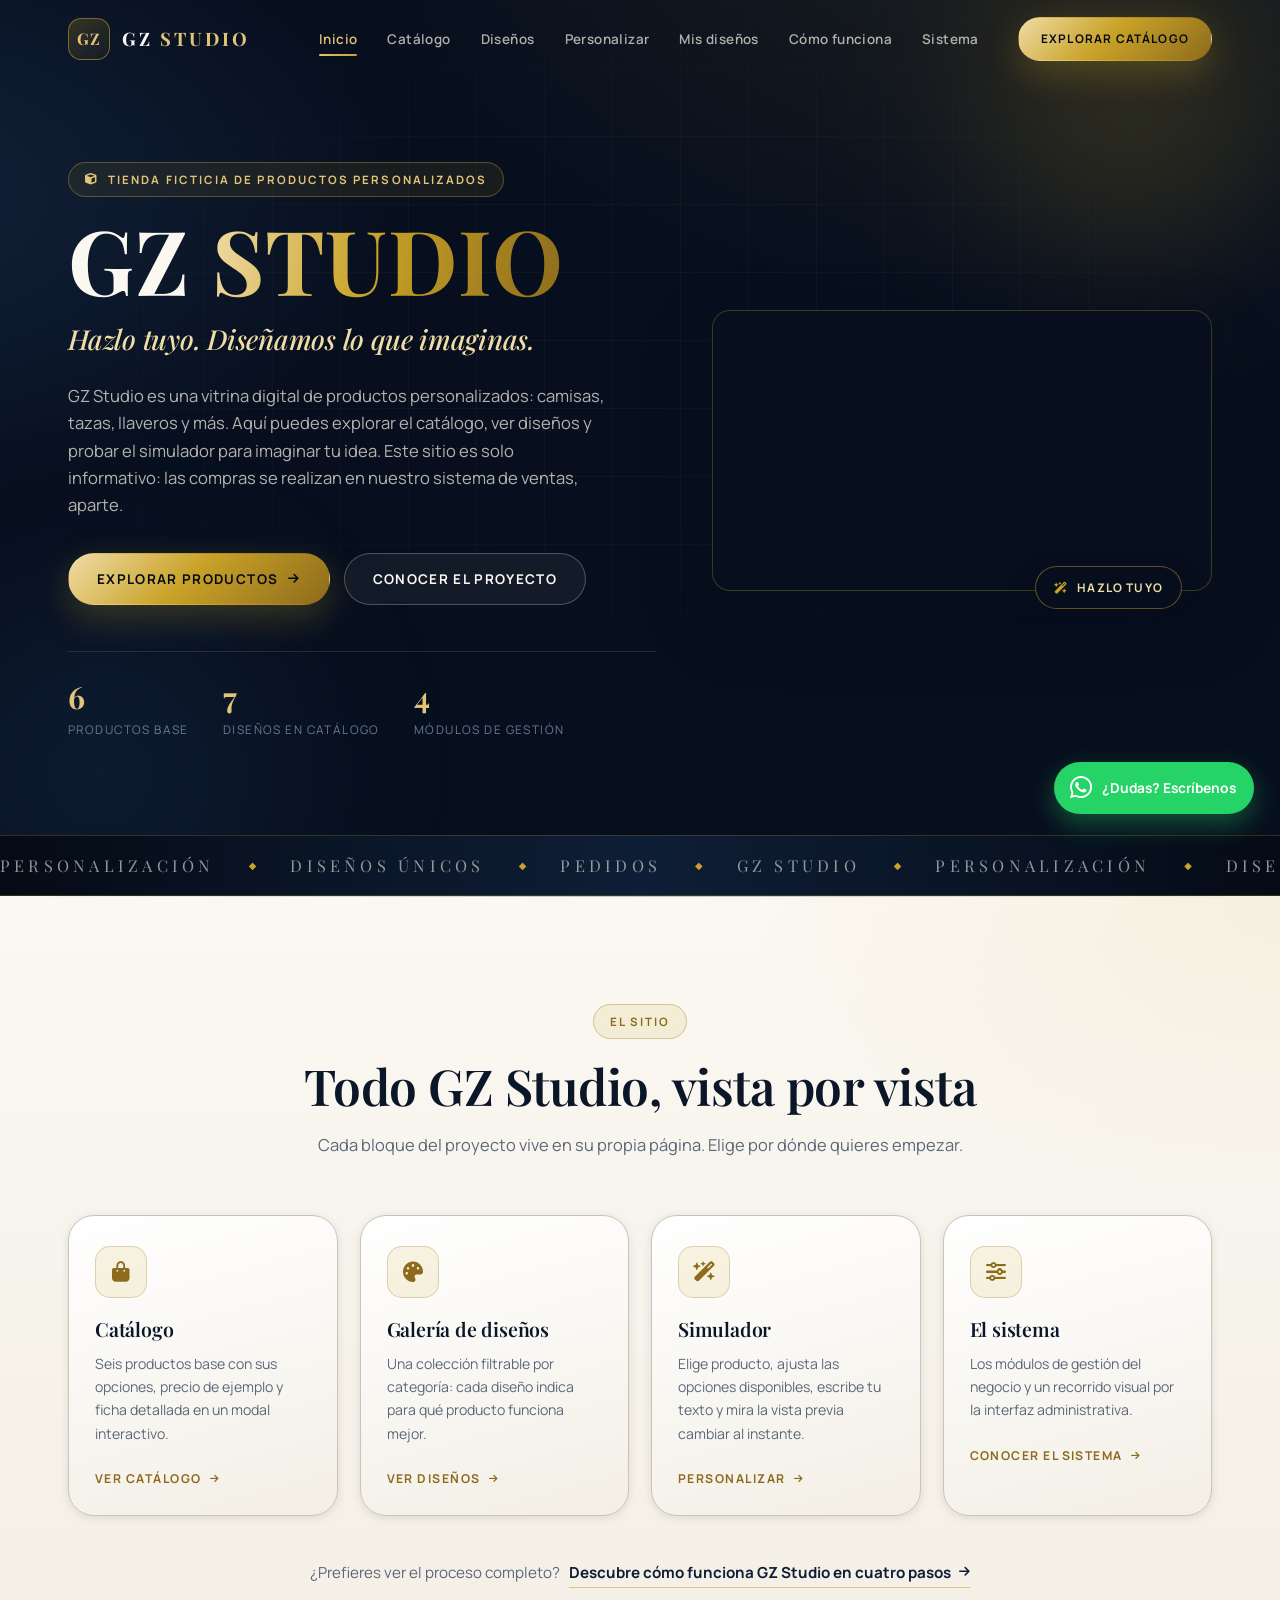
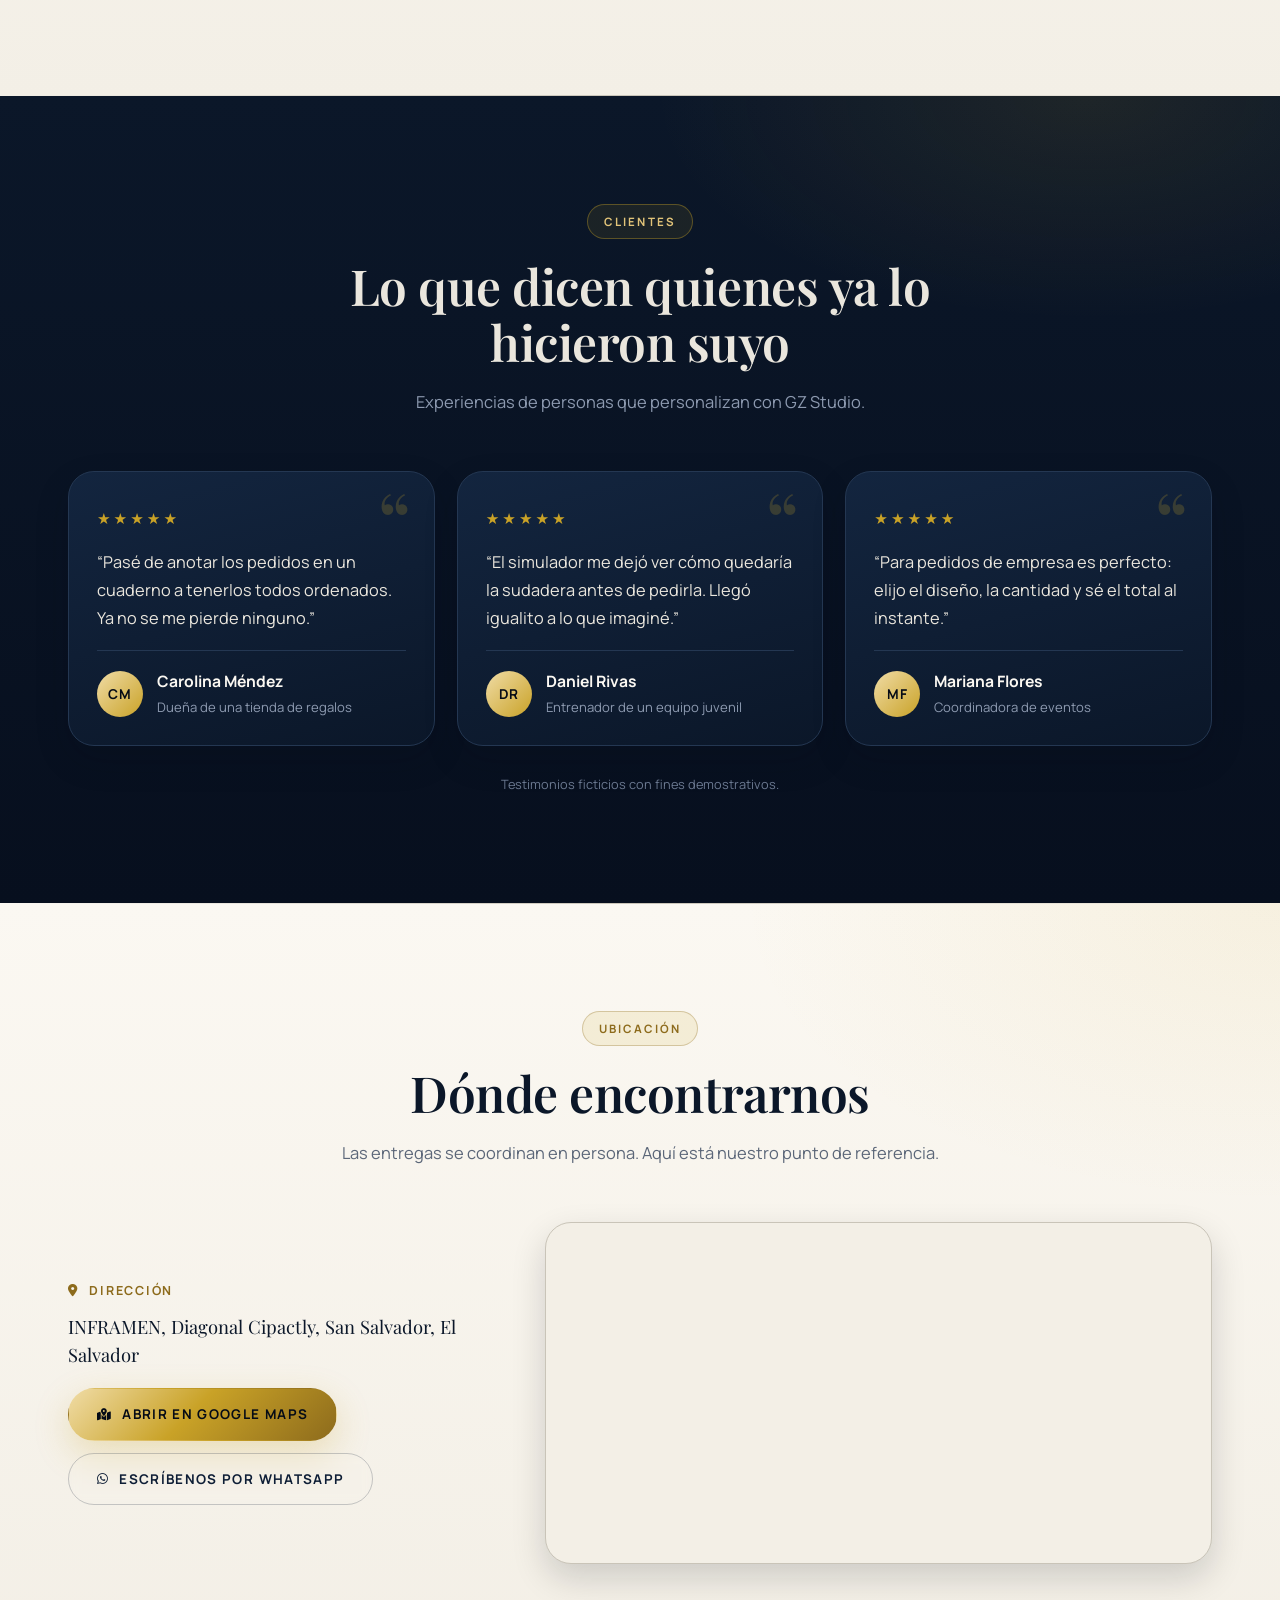
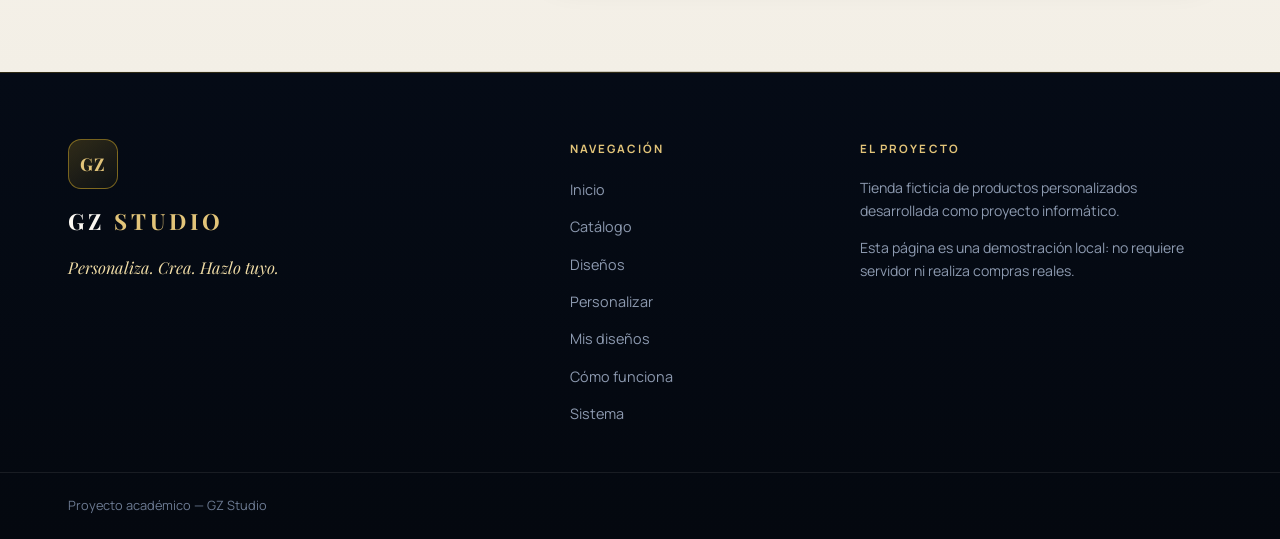
<file: index.html>
<!DOCTYPE html>
<html lang="es">
<head>
  <meta charset="UTF-8">
  <meta name="viewport" content="width=device-width, initial-scale=1">
  <title>GZ Studio — Productos personalizados | Hazlo tuyo</title>
  <meta name="description" content="GZ Studio es una tienda de productos personalizados: camisas, tazas, llaveros y más. Proyecto de software desarrollado en Python y MySQL.">
  <meta name="theme-color" content="#070f1e">

  <!-- Tipografías: si Google Fonts no carga, style.css usa las alternativas locales (Georgia / system-ui). -->
  <link rel="preconnect" href="https://fonts.googleapis.com">
  <link rel="preconnect" href="https://fonts.gstatic.com" crossorigin>
  <link href="https://fonts.googleapis.com/css2?family=Playfair+Display:wght@500;600;700&family=Manrope:wght@300;400;500;600;700&display=swap" rel="stylesheet">

  <!-- Iconos decorativos (CDN). Si no carga, la página sigue siendo 100% funcional: ningún control depende de estos iconos. -->
  <link rel="stylesheet" href="https://cdnjs.cloudflare.com/ajax/libs/font-awesome/6.5.2/css/all.min.css" referrerpolicy="no-referrer">

  <link rel="stylesheet" href="style.css">

  <!-- Favicon en línea (no requiere archivo externo). -->
  <link rel="icon" href="data:image/svg+xml,%3Csvg xmlns='http://www.w3.org/2000/svg' viewBox='0 0 64 64'%3E%3Crect width='64' height='64' rx='14' fill='%230b1729'/%3E%3Ctext x='32' y='43' font-family='Georgia,serif' font-size='30' fill='%23c9a227' text-anchor='middle'%3EGZ%3C/text%3E%3C/svg%3E">
</head>

<body>
  <a class="skip-link" href="#contenido">Saltar al contenido principal</a>

  <!-- ============================================================
       HEADER / NAVEGACIÓN (idéntico en todas las páginas)
       ============================================================ -->
  <header class="site-header" id="siteHeader">
    <div class="container header-inner">
      <a href="index.html" class="brand" aria-label="GZ Studio, ir al inicio">
        <span class="brand-mark" aria-hidden="true">GZ</span>
        <span class="brand-text">GZ <em>Studio</em></span>
      </a>

      <nav class="nav" id="navPrincipal" aria-label="Navegación principal">
        <ul class="nav-list">
          <li><a class="nav-link" href="index.html">Inicio</a></li>
          <li><a class="nav-link" href="catalogo.html">Catálogo</a></li>
          <li><a class="nav-link" href="disenos.html">Diseños</a></li>
          <li><a class="nav-link" href="personalizar.html">Personalizar</a></li>
          <li><a class="nav-link" href="mis-disenos.html">Mis diseños<span class="nav-count" data-mis-count hidden></span></a></li>
          <li><a class="nav-link" href="como-funciona.html">Cómo funciona</a></li>
          <li><a class="nav-link" href="sistema.html">Sistema</a></li>
        </ul>
        <a href="catalogo.html" class="btn btn-gold nav-cta">Explorar catálogo</a>
      </nav>

      <button class="burger" id="btnMenu" type="button" aria-label="Abrir menú de navegación" aria-expanded="false" aria-controls="navPrincipal">
        <span></span><span></span><span></span>
      </button>
    </div>
  </header>
  <div class="nav-backdrop" id="navBackdrop" hidden></div>

  <main id="contenido">

    <!-- ============================================================
         1. HERO
         ============================================================ -->
    <section class="hero section" aria-labelledby="heroTitle">
      <div class="hero-bg" aria-hidden="true">
        <span class="orb orb-1"></span>
        <span class="orb orb-2"></span>
        <span class="grid-lines"></span>
      </div>

      <div class="container hero-inner">
        <div class="hero-copy">
          <p class="eyebrow reveal"><i class="fa-solid fa-cube" aria-hidden="true"></i> Tienda ficticia de productos personalizados</p>

          <h1 class="hero-title reveal" id="heroTitle">
            <span class="hero-brand">GZ <em>Studio</em></span>
            <span class="hero-phrase">Hazlo tuyo. Diseñamos lo que imaginas.</span>
          </h1>

          <p class="hero-text reveal">
            GZ Studio es una vitrina digital de productos personalizados: camisas, tazas, llaveros y más. Aquí puedes explorar el catálogo, ver diseños y probar el simulador para imaginar tu idea. Este sitio es solo informativo: las compras se realizan en nuestro sistema de ventas, aparte.
          </p>

          <div class="hero-actions reveal">
            <a href="catalogo.html" class="btn btn-gold">Explorar productos <i class="fa-solid fa-arrow-right" aria-hidden="true"></i></a>
            <a href="sistema.html" class="btn btn-ghost">Conocer el proyecto</a>
          </div>

          <ul class="hero-stats reveal">
            <li><strong>6</strong><span>productos base</span></li>
            <li><strong>7</strong><span>diseños en catálogo</span></li>
            <li><strong>4</strong><span>módulos de gestión</span></li>
          </ul>
        </div>

        <!-- VIDEO DEL HERO: archivo en assets/video/GZ_Studio.mp4 -->
        <div class="hero-visual hero-visual-video reveal">
          <span class="hero-ring hero-ring-1" aria-hidden="true"></span>
          <span class="hero-ring hero-ring-2" aria-hidden="true"></span>

          <figure class="hero-video">
            <video autoplay muted loop playsinline preload="auto"
                   aria-label="Video de presentación de GZ Studio: camisas personalizadas">
              <source src="assets/video/GZ_Studio.mp4" type="video/mp4">
              Tu navegador no puede reproducir este video.
            </video>
          </figure>

          <div class="hero-chip"><i class="fa-solid fa-wand-magic-sparkles" aria-hidden="true"></i> Hazlo tuyo</div>
        </div>
      </div>
    </section>

    <!-- Cinta decorativa -->
    <div class="ticker" aria-hidden="true">
      <div class="ticker-track">
        <span>Personalización</span><i>◆</i>
        <span>Diseños únicos</span><i>◆</i><span>Pedidos</span><i>◆</i><span>GZ Studio</span><i>◆</i>
        <span>Personalización</span><i>◆</i>
        <span>Diseños únicos</span><i>◆</i><span>Pedidos</span><i>◆</i><span>GZ Studio</span><i>◆</i>
      </div>
    </div>

    <!-- ============================================================
         2. ACCESOS A LAS VISTAS DEL SITIO
         ============================================================ -->
    <section class="section section-light" aria-labelledby="accesosTitle">
      <div class="container">
        <header class="section-head reveal">
          <p class="eyebrow">El sitio</p>
          <h2 class="section-title" id="accesosTitle">Todo GZ Studio, vista por vista</h2>
          <p class="section-sub">Cada bloque del proyecto vive en su propia página. Elige por dónde quieres empezar.</p>
        </header>

        <div class="quick-grid">
          <a class="quick-card reveal" href="catalogo.html">
            <span class="quick-icon"><i class="fa-solid fa-bag-shopping" aria-hidden="true"></i></span>
            <h3>Catálogo</h3>
            <p>Seis productos base con sus opciones, precio de ejemplo y ficha detallada en un modal interactivo.</p>
            <span class="quick-go">Ver catálogo <i class="fa-solid fa-arrow-right" aria-hidden="true"></i></span>
          </a>

          <a class="quick-card reveal" href="disenos.html">
            <span class="quick-icon"><i class="fa-solid fa-palette" aria-hidden="true"></i></span>
            <h3>Galería de diseños</h3>
            <p>Una colección filtrable por categoría: cada diseño indica para qué producto funciona mejor.</p>
            <span class="quick-go">Ver diseños <i class="fa-solid fa-arrow-right" aria-hidden="true"></i></span>
          </a>

          <a class="quick-card reveal" href="personalizar.html">
            <span class="quick-icon"><i class="fa-solid fa-wand-magic-sparkles" aria-hidden="true"></i></span>
            <h3>Simulador</h3>
            <p>Elige producto, ajusta las opciones disponibles, escribe tu texto y mira la vista previa cambiar al instante.</p>
            <span class="quick-go">Personalizar <i class="fa-solid fa-arrow-right" aria-hidden="true"></i></span>
          </a>

          <a class="quick-card reveal" href="sistema.html">
            <span class="quick-icon"><i class="fa-solid fa-sliders" aria-hidden="true"></i></span>
            <h3>El sistema</h3>
            <p>Los módulos de gestión del negocio y un recorrido visual por la interfaz administrativa.</p>
            <span class="quick-go">Conocer el sistema <i class="fa-solid fa-arrow-right" aria-hidden="true"></i></span>
          </a>
        </div>

        <p class="quick-alt reveal">
          ¿Prefieres ver el proceso completo?
          <a href="como-funciona.html">Descubre cómo funciona GZ Studio en cuatro pasos <i class="fa-solid fa-arrow-right" aria-hidden="true"></i></a>
        </p>
      </div>
    </section>

    <!-- ============================================================
         2.5 TESTIMONIOS
         ============================================================ -->
    <section class="section testimonios" aria-labelledby="testiTitle">
      <div class="container">
        <header class="section-head reveal">
          <p class="eyebrow">Clientes</p>
          <h2 class="section-title" id="testiTitle">Lo que dicen quienes ya lo hicieron suyo</h2>
          <p class="section-sub">Experiencias de personas que personalizan con GZ Studio.</p>
        </header>

        <div class="testi-grid">
          <figure class="testi reveal">
            <div class="testi-stars" role="img" aria-label="5 de 5 estrellas">★★★★★</div>
            <blockquote class="testi-quote">“Pasé de anotar los pedidos en un cuaderno a tenerlos todos ordenados. Ya no se me pierde ninguno.”</blockquote>
            <figcaption class="testi-author">
              <span class="testi-avatar" aria-hidden="true">CM</span>
              <span><strong>Carolina Méndez</strong><small>Dueña de una tienda de regalos</small></span>
            </figcaption>
          </figure>
          <figure class="testi reveal">
            <div class="testi-stars" role="img" aria-label="5 de 5 estrellas">★★★★★</div>
            <blockquote class="testi-quote">“El simulador me dejó ver cómo quedaría la sudadera antes de pedirla. Llegó igualito a lo que imaginé.”</blockquote>
            <figcaption class="testi-author">
              <span class="testi-avatar" aria-hidden="true">DR</span>
              <span><strong>Daniel Rivas</strong><small>Entrenador de un equipo juvenil</small></span>
            </figcaption>
          </figure>
          <figure class="testi reveal">
            <div class="testi-stars" role="img" aria-label="5 de 5 estrellas">★★★★★</div>
            <blockquote class="testi-quote">“Para pedidos de empresa es perfecto: elijo el diseño, la cantidad y sé el total al instante.”</blockquote>
            <figcaption class="testi-author">
              <span class="testi-avatar" aria-hidden="true">MF</span>
              <span><strong>Mariana Flores</strong><small>Coordinadora de eventos</small></span>
            </figcaption>
          </figure>
        </div>
        <p class="testi-nota reveal">Testimonios ficticios con fines demostrativos.</p>
      </div>
    </section>

    <!-- ============================================================
         2b. UBICACIÓN (se muestra cuando hay dirección en script.js → CONTACTO)
         ============================================================ -->
    <section class="section section-light ubicacion" id="ubicacion" aria-labelledby="ubicTitle" hidden>
      <div class="container">
        <header class="section-head reveal">
          <p class="eyebrow">Ubicación</p>
          <h2 class="section-title" id="ubicTitle">Dónde encontrarnos</h2>
          <p class="section-sub">Las entregas se coordinan en persona. Aquí está nuestro punto de referencia.</p>
        </header>

        <div class="ubic-grid reveal">
          <div class="ubic-info">
            <p class="ubic-label"><i class="fa-solid fa-location-dot" aria-hidden="true"></i> Dirección</p>
            <p class="ubic-dir" id="direccionTexto"></p>
            <div class="ubic-actions">
              <a class="btn btn-gold" id="mapaEnlace" href="#" target="_blank" rel="noopener">
                <i class="fa-solid fa-map-location-dot" aria-hidden="true"></i> Abrir en Google Maps
              </a>
              <a class="btn btn-ghost btn-dark" data-wa href="#" hidden>
                <i class="fa-brands fa-whatsapp" aria-hidden="true"></i> Escríbenos por WhatsApp
              </a>
            </div>
          </div>
          <div class="ubic-mapa">
            <iframe id="mapaFrame" title="Mapa de ubicación de GZ Studio" loading="lazy" allowfullscreen referrerpolicy="no-referrer-when-downgrade"></iframe>
          </div>
        </div>
      </div>
    </section>


  <!-- ============================================================
       FOOTER (idéntico en todas las páginas)
       ============================================================ -->
  <footer class="footer">
    <div class="container footer-inner">
      <div class="footer-brand">
        <span class="brand-mark" aria-hidden="true">GZ</span>
        <p class="footer-name">GZ <em>Studio</em></p>
        <p class="footer-tagline">Personaliza. Crea. Hazlo tuyo.</p>
      </div>

      <nav class="footer-nav" aria-label="Enlaces del pie de página">
        <p class="footer-col-title">Navegación</p>
        <ul>
          <li><a href="index.html">Inicio</a></li>
          <li><a href="catalogo.html">Catálogo</a></li>
          <li><a href="disenos.html">Diseños</a></li>
          <li><a href="personalizar.html">Personalizar</a></li>
          <li><a href="mis-disenos.html">Mis diseños</a></li>
          <li><a href="como-funciona.html">Cómo funciona</a></li>
          <li><a href="sistema.html">Sistema</a></li>
        </ul>
      </nav>

      <div class="footer-info">
        <p class="footer-col-title">El proyecto</p>
        <p class="footer-desc">
          Tienda ficticia de productos personalizados desarrollada como proyecto informático.
         
        </p>
        <p class="footer-desc">Esta página es una demostración local: no requiere servidor ni realiza compras reales.</p>
      </div>
    </div>

    <div class="footer-bottom">
      <div class="container footer-bottom-inner">
        <p>Proyecto académico — GZ Studio</p>
      </div>
    </div>
  </footer>

  <button class="to-top" id="btnTop" type="button" aria-label="Volver al inicio" hidden>
    <i class="fa-solid fa-arrow-up" aria-hidden="true"></i>
  </button>

  <!-- Aviso emergente para acciones de demostración -->
  <div class="toast" id="toast" role="status" aria-live="polite" hidden></div>

  <script src="script.js"></script>
</body>
</html>
</file>
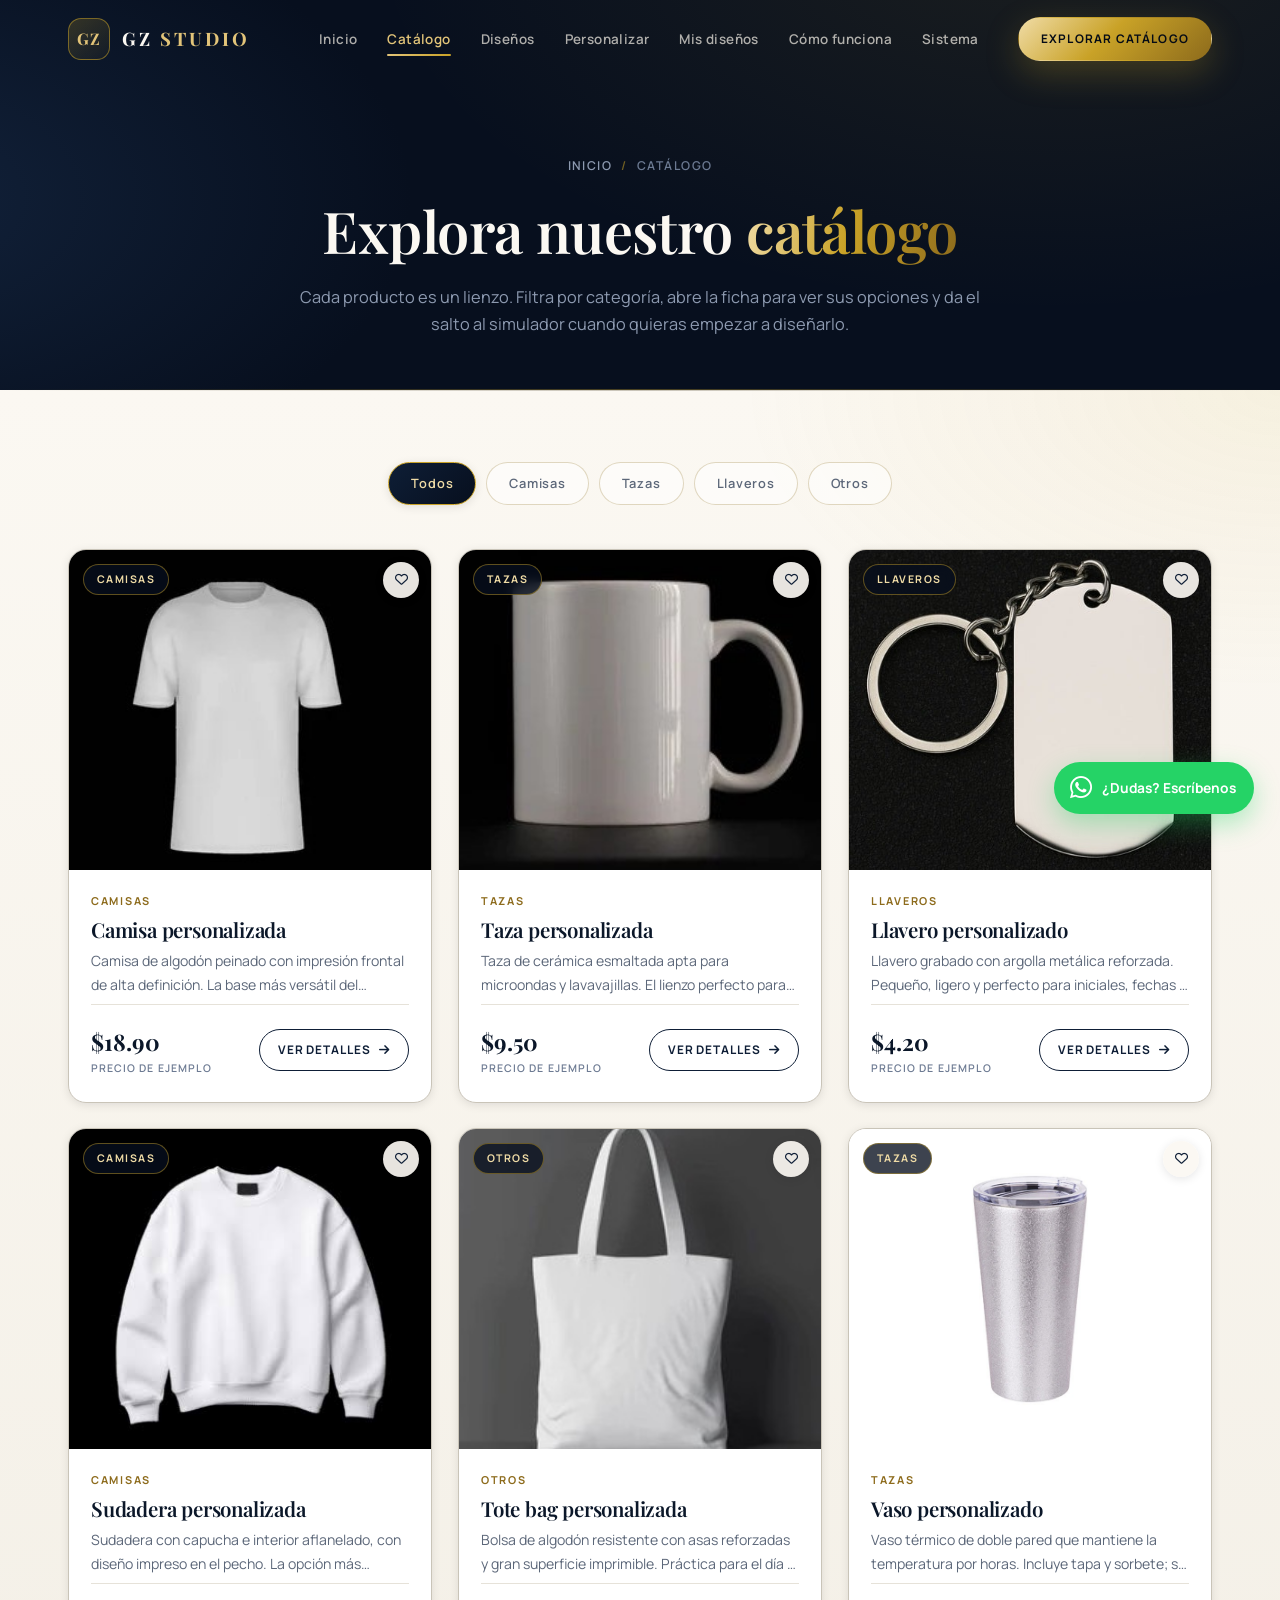
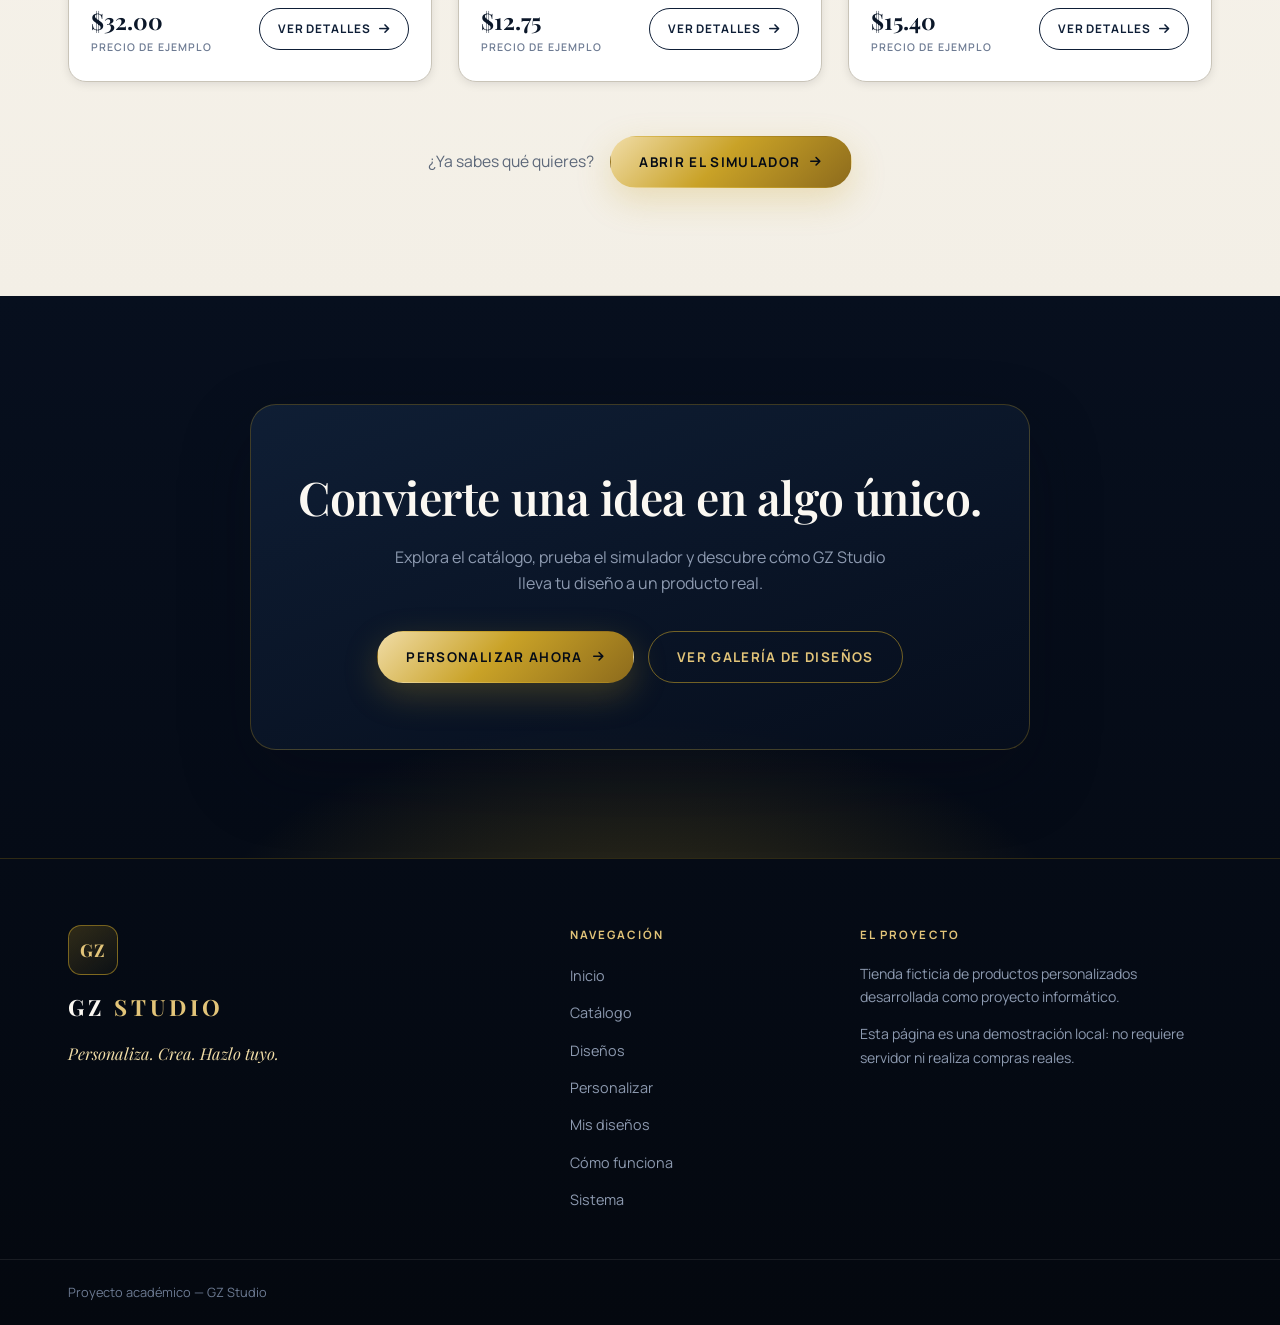
<file: catalogo.html>
<!DOCTYPE html>
<html lang="es">
<head>
  <meta charset="UTF-8">
  <meta name="viewport" content="width=device-width, initial-scale=1">
  <title>Catálogo — GZ Studio</title>
  <meta name="description" content="Catálogo de productos personalizados de GZ Studio: camisas, tazas, llaveros, sudaderas, tote bags y vasos con ficha detallada y opciones.">
  <meta name="theme-color" content="#070f1e">

  <link rel="preconnect" href="https://fonts.googleapis.com">
  <link rel="preconnect" href="https://fonts.gstatic.com" crossorigin>
  <link href="https://fonts.googleapis.com/css2?family=Playfair+Display:wght@500;600;700&family=Manrope:wght@300;400;500;600;700&display=swap" rel="stylesheet">

  <!-- Iconos decorativos (CDN). Si no carga, la página sigue siendo 100% funcional. -->
  <link rel="stylesheet" href="https://cdnjs.cloudflare.com/ajax/libs/font-awesome/6.5.2/css/all.min.css" referrerpolicy="no-referrer">

  <link rel="stylesheet" href="style.css">

  <link rel="icon" href="../22e417d1/assets/img/products/sueter.jpg" viewBox='0 0 64 64'%3E%3Crect width='64' height='64' rx='14' fill='%230b1729'/%3E%3Ctext x='32' y='43' font-family='Georgia,serif' font-size='30' fill='%23c9a227' text-anchor='middle'%3EGZ%3C/text%3E%3C/svg%3E">
</head>

<body>
  <a class="skip-link" href="#contenido">Saltar al contenido principal</a>

  <!-- ============================================================
       HEADER / NAVEGACIÓN
       ============================================================ -->
  <header class="site-header" id="siteHeader">
    <div class="container header-inner">
      <a href="index.html" class="brand" aria-label="GZ Studio, ir al inicio">
        <span class="brand-mark" aria-hidden="true">GZ</span>
        <span class="brand-text">GZ <em>Studio</em></span>
      </a>

      <nav class="nav" id="navPrincipal" aria-label="Navegación principal">
        <ul class="nav-list">
          <li><a class="nav-link" href="index.html">Inicio</a></li>
          <li><a class="nav-link" href="catalogo.html">Catálogo</a></li>
          <li><a class="nav-link" href="disenos.html">Diseños</a></li>
          <li><a class="nav-link" href="personalizar.html">Personalizar</a></li>
          <li><a class="nav-link" href="mis-disenos.html">Mis diseños<span class="nav-count" data-mis-count hidden></span></a></li>
          <li><a class="nav-link" href="como-funciona.html">Cómo funciona</a></li>
          <li><a class="nav-link" href="sistema.html">Sistema</a></li>
        </ul>
        <a href="catalogo.html" class="btn btn-gold nav-cta">Explorar catálogo</a>
      </nav>

      <button class="burger" id="btnMenu" type="button" aria-label="Abrir menú de navegación" aria-expanded="false" aria-controls="navPrincipal">
        <span></span><span></span><span></span>
      </button>
    </div>
  </header>
  <div class="nav-backdrop" id="navBackdrop" hidden></div>

  <main id="contenido">

    <!-- Encabezado de la vista -->
    <section class="page-hero" aria-labelledby="pageHeroTitle">
      <div class="container">
        <nav class="crumbs reveal" aria-label="Ruta de navegación">
          <a href="index.html">Inicio</a><span aria-hidden="true">/</span><span>Catálogo</span>
        </nav>
        <h1 class="page-hero-title reveal" id="pageHeroTitle">Explora nuestro <em>catálogo</em></h1>
        <p class="page-hero-text reveal">
          Cada producto es un lienzo. Filtra por categoría, abre la ficha para ver sus opciones
          y da el salto al simulador cuando quieras empezar a diseñarlo.
        </p>
      </div>
    </section>

    <!-- ============================================================
         CATÁLOGO + FILTROS
         Las tarjetas se generan desde script.js (arreglo PRODUCTOS).
         ============================================================ -->
    <section class="section section-light section-tight" id="catalogo" aria-labelledby="catalogoTitle">
      <div class="container">
        <h2 class="sr-only" id="catalogoTitle">Productos disponibles</h2>

        <div class="filters reveal" role="group" aria-label="Filtrar productos por categoría" id="filtrosCatalogo">
          <button class="chip is-active" type="button" data-filter="todos" aria-pressed="true">Todos</button>
          <button class="chip" type="button" data-filter="camisas" aria-pressed="false">Camisas</button>
          <button class="chip" type="button" data-filter="tazas" aria-pressed="false">Tazas</button>
          <button class="chip" type="button" data-filter="llaveros" aria-pressed="false">Llaveros</button>
          <button class="chip" type="button" data-filter="otros" aria-pressed="false">Otros</button>
        </div>

        <div class="grid grid-products" id="gridProductos" aria-live="polite"></div>
        <p class="empty-state" id="emptyCatalogo" hidden>No hay productos en esta categoría.</p>

        <p class="section-next reveal">
          ¿Ya sabes qué quieres?
          <a href="personalizar.html" class="btn btn-gold">Abrir el simulador <i class="fa-solid fa-arrow-right" aria-hidden="true"></i></a>
        </p>
      </div>
    </section>

    <!-- ============================================================
         LLAMADA A LA ACCIÓN
         ============================================================ -->
    <section class="section cta" aria-labelledby="ctaTitle">
      <div class="container cta-inner reveal">
        <h2 class="cta-title" id="ctaTitle">Convierte una idea en algo único.</h2>
        <p class="cta-text">Explora el catálogo, prueba el simulador y descubre cómo GZ Studio lleva tu diseño a un producto real.</p>
        <div class="cta-actions">
          <a href="personalizar.html" class="btn btn-gold">Personalizar ahora <i class="fa-solid fa-arrow-right" aria-hidden="true"></i></a>
          <a href="disenos.html" class="btn btn-outline">Ver galería de diseños</a>
        </div>
      </div>
    </section>
  </main>

  <!-- ============================================================
       FOOTER
       ============================================================ -->
  <footer class="footer">
    <div class="container footer-inner">
      <div class="footer-brand">
        <span class="brand-mark" aria-hidden="true">GZ</span>
        <p class="footer-name">GZ <em>Studio</em></p>
        <p class="footer-tagline">Personaliza. Crea. Hazlo tuyo.</p>
      </div>

      <nav class="footer-nav" aria-label="Enlaces del pie de página">
        <p class="footer-col-title">Navegación</p>
        <ul>
          <li><a href="index.html">Inicio</a></li>
          <li><a href="catalogo.html">Catálogo</a></li>
          <li><a href="disenos.html">Diseños</a></li>
          <li><a href="personalizar.html">Personalizar</a></li>
          <li><a href="mis-disenos.html">Mis diseños</a></li>
          <li><a href="como-funciona.html">Cómo funciona</a></li>
          <li><a href="sistema.html">Sistema</a></li>
        </ul>
      </nav>

      <div class="footer-info">
        <p class="footer-col-title">El proyecto</p>
        <p class="footer-desc">
          Tienda ficticia de productos personalizados desarrollada como proyecto informático.
        </p>
        <p class="footer-desc">Esta página es una demostración local: no requiere servidor ni realiza compras reales.</p>
      </div>
    </div>

    <div class="footer-bottom">
      <div class="container footer-bottom-inner">
        <p>Proyecto académico — GZ Studio</p>
      </div>
    </div>
  </footer>

  <button class="to-top" id="btnTop" type="button" aria-label="Volver al inicio" hidden>
    <i class="fa-solid fa-arrow-up" aria-hidden="true"></i>
  </button>

  <!-- ============================================================
       MODAL DE PRODUCTO (contenido generado por script.js)
       ============================================================ -->
  <div class="modal" id="modalProducto" hidden>
    <div class="modal-backdrop" data-close-modal></div>
    <div class="modal-dialog" role="dialog" aria-modal="true" aria-labelledby="modalProductoTitulo">
      <button class="modal-close" type="button" data-close-modal aria-label="Cerrar ventana de producto">&times;</button>
      <div class="modal-body" id="modalProductoBody"></div>
    </div>
  </div>

  <!-- Aviso emergente para acciones de demostración -->
  <div class="toast" id="toast" role="status" aria-live="polite" hidden></div>

  <script src="script.js"></script>
</body>
</html>
</file>
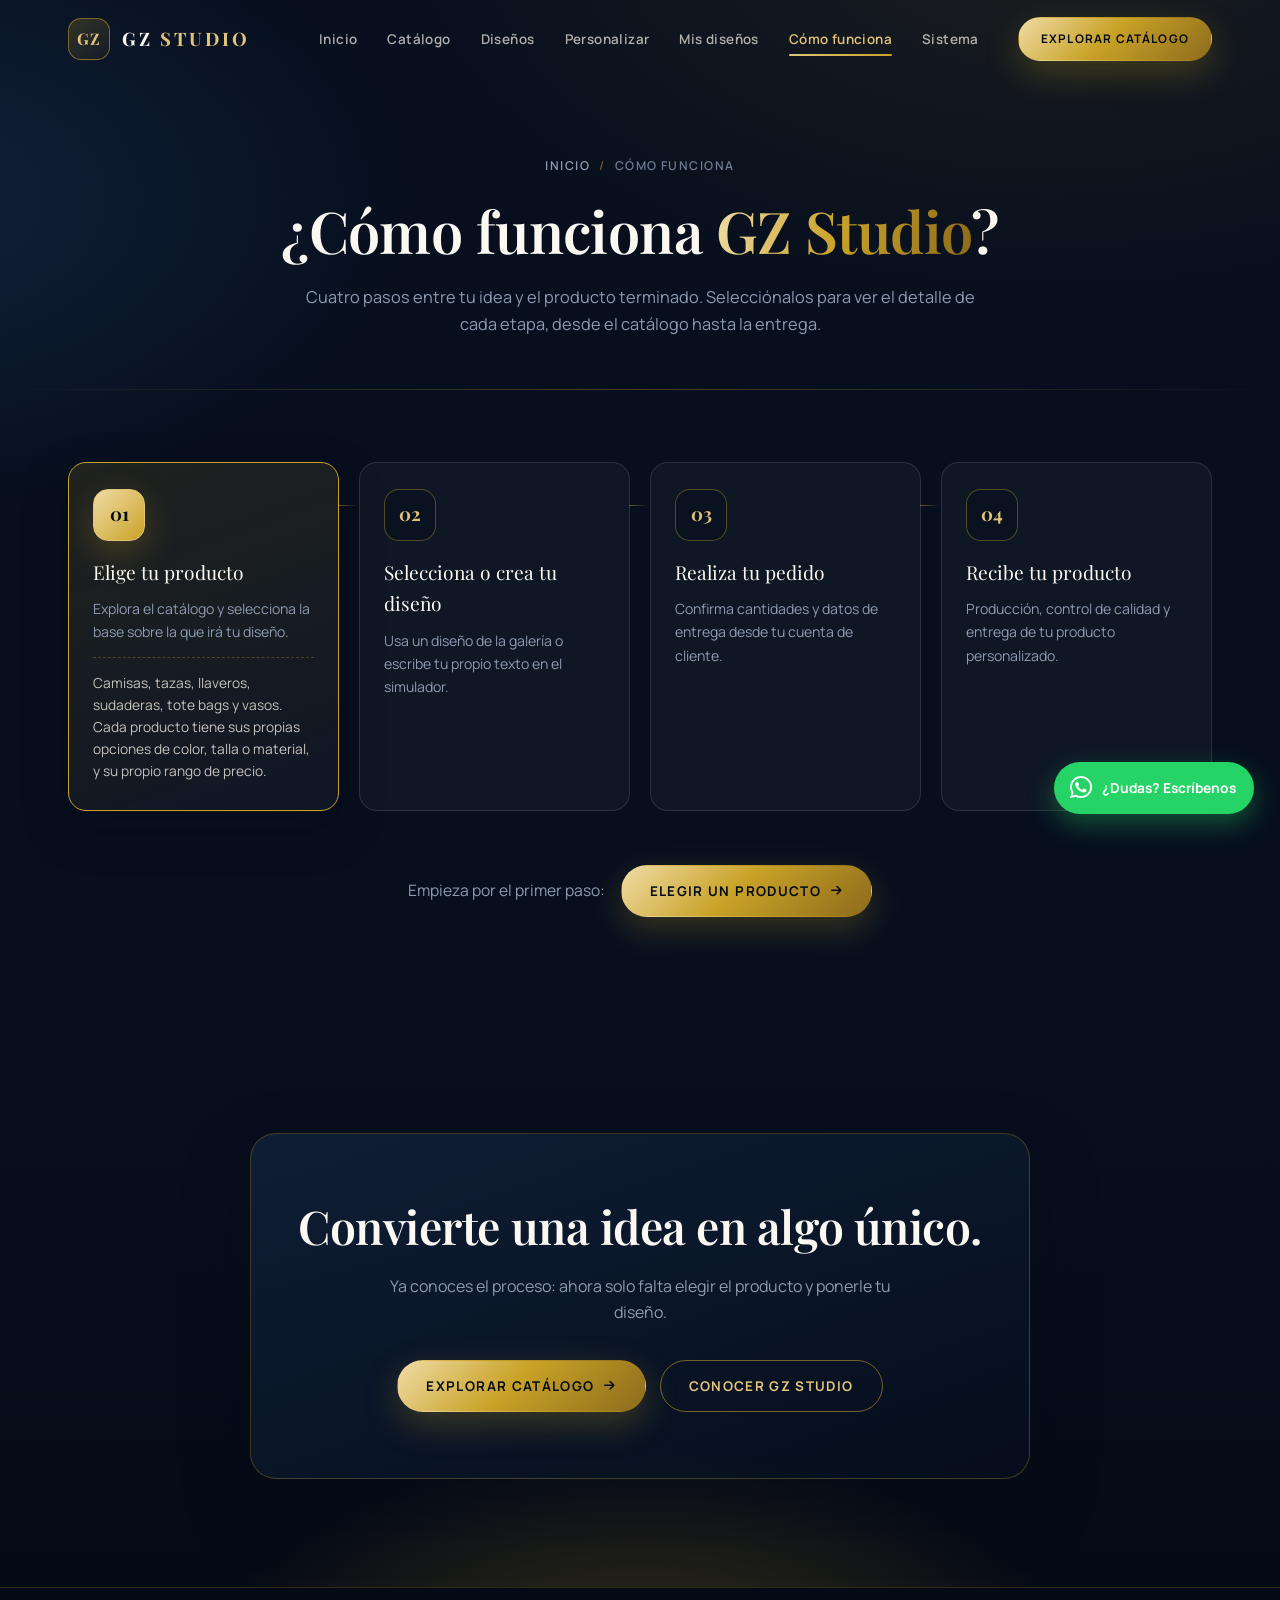
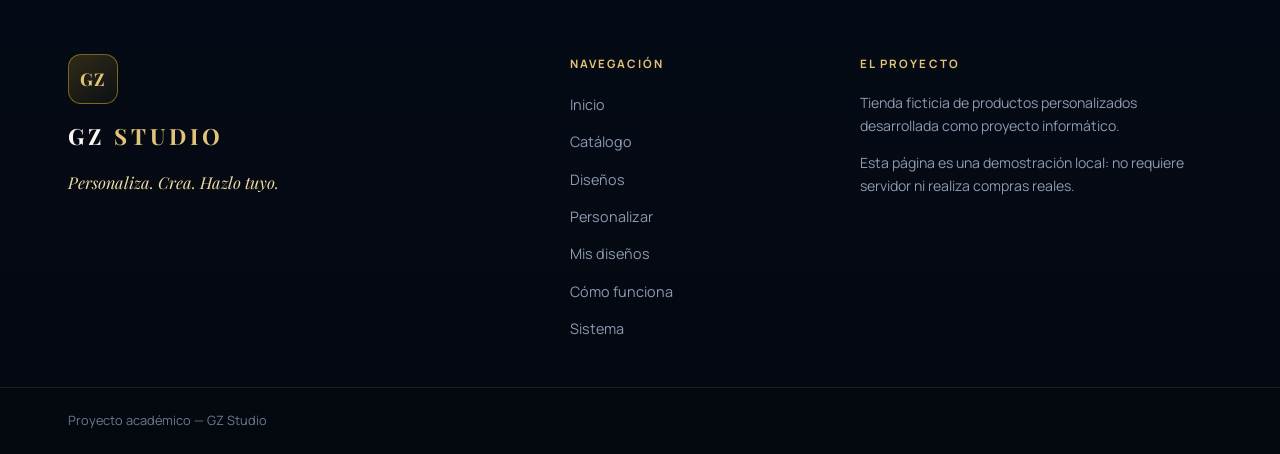
<file: como-funciona.html>
<!DOCTYPE html>
<html lang="es">
<head>
  <meta charset="UTF-8">
  <meta name="viewport" content="width=device-width, initial-scale=1">
  <title>Cómo funciona — GZ Studio</title>
  <meta name="description" content="El proceso de GZ Studio en cuatro pasos: elige tu producto, selecciona o crea tu diseño, realiza tu pedido y recibe tu producto personalizado.">
  <meta name="theme-color" content="#070f1e">

  <link rel="preconnect" href="https://fonts.googleapis.com">
  <link rel="preconnect" href="https://fonts.gstatic.com" crossorigin>
  <link href="https://fonts.googleapis.com/css2?family=Playfair+Display:wght@500;600;700&family=Manrope:wght@300;400;500;600;700&display=swap" rel="stylesheet">

  <!-- Iconos decorativos (CDN). Si no carga, la página sigue siendo 100% funcional. -->
  <link rel="stylesheet" href="https://cdnjs.cloudflare.com/ajax/libs/font-awesome/6.5.2/css/all.min.css" referrerpolicy="no-referrer">

  <link rel="stylesheet" href="style.css">

  <link rel="icon" href="data:image/svg+xml,%3Csvg xmlns='http://www.w3.org/2000/svg' viewBox='0 0 64 64'%3E%3Crect width='64' height='64' rx='14' fill='%230b1729'/%3E%3Ctext x='32' y='43' font-family='Georgia,serif' font-size='30' fill='%23c9a227' text-anchor='middle'%3EGZ%3C/text%3E%3C/svg%3E">
</head>

<body>
  <a class="skip-link" href="#contenido">Saltar al contenido principal</a>

  <!-- ============================================================
       HEADER / NAVEGACIÓN
       ============================================================ -->
  <header class="site-header" id="siteHeader">
    <div class="container header-inner">
      <a href="index.html" class="brand" aria-label="GZ Studio, ir al inicio">
        <span class="brand-mark" aria-hidden="true">GZ</span>
        <span class="brand-text">GZ <em>Studio</em></span>
      </a>

      <nav class="nav" id="navPrincipal" aria-label="Navegación principal">
        <ul class="nav-list">
          <li><a class="nav-link" href="index.html">Inicio</a></li>
          <li><a class="nav-link" href="catalogo.html">Catálogo</a></li>
          <li><a class="nav-link" href="disenos.html">Diseños</a></li>
          <li><a class="nav-link" href="personalizar.html">Personalizar</a></li>
          <li><a class="nav-link" href="mis-disenos.html">Mis diseños<span class="nav-count" data-mis-count hidden></span></a></li>
          <li><a class="nav-link" href="como-funciona.html">Cómo funciona</a></li>
          <li><a class="nav-link" href="sistema.html">Sistema</a></li>
        </ul>
        <a href="catalogo.html" class="btn btn-gold nav-cta">Explorar catálogo</a>
      </nav>

      <button class="burger" id="btnMenu" type="button" aria-label="Abrir menú de navegación" aria-expanded="false" aria-controls="navPrincipal">
        <span></span><span></span><span></span>
      </button>
    </div>
  </header>
  <div class="nav-backdrop" id="navBackdrop" hidden></div>

  <main id="contenido">

    <!-- Encabezado de la vista -->
    <section class="page-hero" aria-labelledby="pageHeroTitle">
      <div class="container">
        <nav class="crumbs reveal" aria-label="Ruta de navegación">
          <a href="index.html">Inicio</a><span aria-hidden="true">/</span><span>Cómo funciona</span>
        </nav>
        <h1 class="page-hero-title reveal" id="pageHeroTitle">¿Cómo funciona <em>GZ Studio</em>?</h1>
        <p class="page-hero-text reveal">
          Cuatro pasos entre tu idea y el producto terminado. Selecciónalos para ver el detalle
          de cada etapa, desde el catálogo hasta la entrega.
        </p>
      </div>
    </section>

    <!-- ============================================================
         PASOS DEL PROCESO
         ============================================================ -->
    <section class="section section-tight" id="como-funciona" aria-labelledby="pasosTitle">
      <div class="container">
        <h2 class="sr-only" id="pasosTitle">Pasos del proceso</h2>

        <ol class="pasos" id="listaPasos">
          <li class="paso is-active reveal">
            <button class="paso-btn" type="button" aria-expanded="true" data-paso="0">
              <span class="paso-num">01</span>
              <span class="paso-body">
                <span class="paso-title">Elige tu producto</span>
                <span class="paso-short">Explora el catálogo y selecciona la base sobre la que irá tu diseño.</span>
                <span class="paso-extra">Camisas, tazas, llaveros, sudaderas, tote bags y vasos. Cada producto tiene sus propias opciones de color, talla o material, y su propio rango de precio.</span>
              </span>
            </button>
          </li>
          <li class="paso reveal">
            <button class="paso-btn" type="button" aria-expanded="false" data-paso="1">
              <span class="paso-num">02</span>
              <span class="paso-body">
                <span class="paso-title">Selecciona o crea tu diseño</span>
                <span class="paso-short">Usa un diseño de la galería o escribe tu propio texto en el simulador.</span>
                <span class="paso-extra">La galería reúne diseños por categoría y el simulador permite combinar producto, color, material y texto personalizado con vista previa inmediata.</span>
              </span>
            </button>
          </li>
          <li class="paso reveal">
            <button class="paso-btn" type="button" aria-expanded="false" data-paso="2">
              <span class="paso-num">03</span>
              <span class="paso-body">
                <span class="paso-title">Realiza tu pedido</span>
                <span class="paso-short">Confirma cantidades y datos de entrega desde tu cuenta de cliente.</span>
                <span class="paso-extra">El pedido queda registrado en la base de datos MySQL junto con su detalle de productos y el diseño asociado, listo para dar seguimiento.</span>
              </span>
            </button>
          </li>
          <li class="paso reveal">
            <button class="paso-btn" type="button" aria-expanded="false" data-paso="3">
              <span class="paso-num">04</span>
              <span class="paso-body">
                <span class="paso-title">Recibe tu producto</span>
                <span class="paso-short">Producción, control de calidad y entrega de tu producto personalizado.</span>
                <span class="paso-extra">El administrador actualiza el estado del pedido (pendiente, en producción, entregado) y el cliente puede consultarlo en cualquier momento.</span>
              </span>
            </button>
          </li>
        </ol>

        <p class="section-next reveal">
          Empieza por el primer paso:
          <a href="catalogo.html" class="btn btn-gold">Elegir un producto <i class="fa-solid fa-arrow-right" aria-hidden="true"></i></a>
        </p>
      </div>
    </section>

    <!-- ============================================================
         LLAMADA A LA ACCIÓN
         ============================================================ -->
    <section class="section cta" aria-labelledby="ctaTitle">
      <div class="container cta-inner reveal">
        <h2 class="cta-title" id="ctaTitle">Convierte una idea en algo único.</h2>
        <p class="cta-text">Ya conoces el proceso: ahora solo falta elegir el producto y ponerle tu diseño.</p>
        <div class="cta-actions">
          <a href="catalogo.html" class="btn btn-gold">Explorar catálogo <i class="fa-solid fa-arrow-right" aria-hidden="true"></i></a>
          <a href="sistema.html" class="btn btn-outline">Conocer GZ Studio</a>
        </div>
      </div>
    </section>
  </main>

  <!-- ============================================================
       FOOTER
       ============================================================ -->
  <footer class="footer">
    <div class="container footer-inner">
      <div class="footer-brand">
        <span class="brand-mark" aria-hidden="true">GZ</span>
        <p class="footer-name">GZ <em>Studio</em></p>
        <p class="footer-tagline">Personaliza. Crea. Hazlo tuyo.</p>
      </div>

      <nav class="footer-nav" aria-label="Enlaces del pie de página">
        <p class="footer-col-title">Navegación</p>
        <ul>
          <li><a href="index.html">Inicio</a></li>
          <li><a href="catalogo.html">Catálogo</a></li>
          <li><a href="disenos.html">Diseños</a></li>
          <li><a href="personalizar.html">Personalizar</a></li>
          <li><a href="mis-disenos.html">Mis diseños</a></li>
          <li><a href="como-funciona.html">Cómo funciona</a></li>
          <li><a href="sistema.html">Sistema</a></li>
        </ul>
      </nav>

      <div class="footer-info">
        <p class="footer-col-title">El proyecto</p>
        <p class="footer-desc">
          Tienda ficticia de productos personalizados desarrollada como proyecto informático. </p>
        <p class="footer-desc">Esta página es una demostración local: no requiere servidor ni realiza compras reales.</p>
      </div>
    </div>

    <div class="footer-bottom">
      <div class="container footer-bottom-inner">
        <p>Proyecto académico — GZ Studio</p>
      </div>
    </div>
  </footer>

  <button class="to-top" id="btnTop" type="button" aria-label="Volver al inicio" hidden>
    <i class="fa-solid fa-arrow-up" aria-hidden="true"></i>
  </button>

  <!-- Aviso emergente para acciones de demostración -->
  <div class="toast" id="toast" role="status" aria-live="polite" hidden></div>

  <script src="script.js"></script>
</body>
</html>
</file>
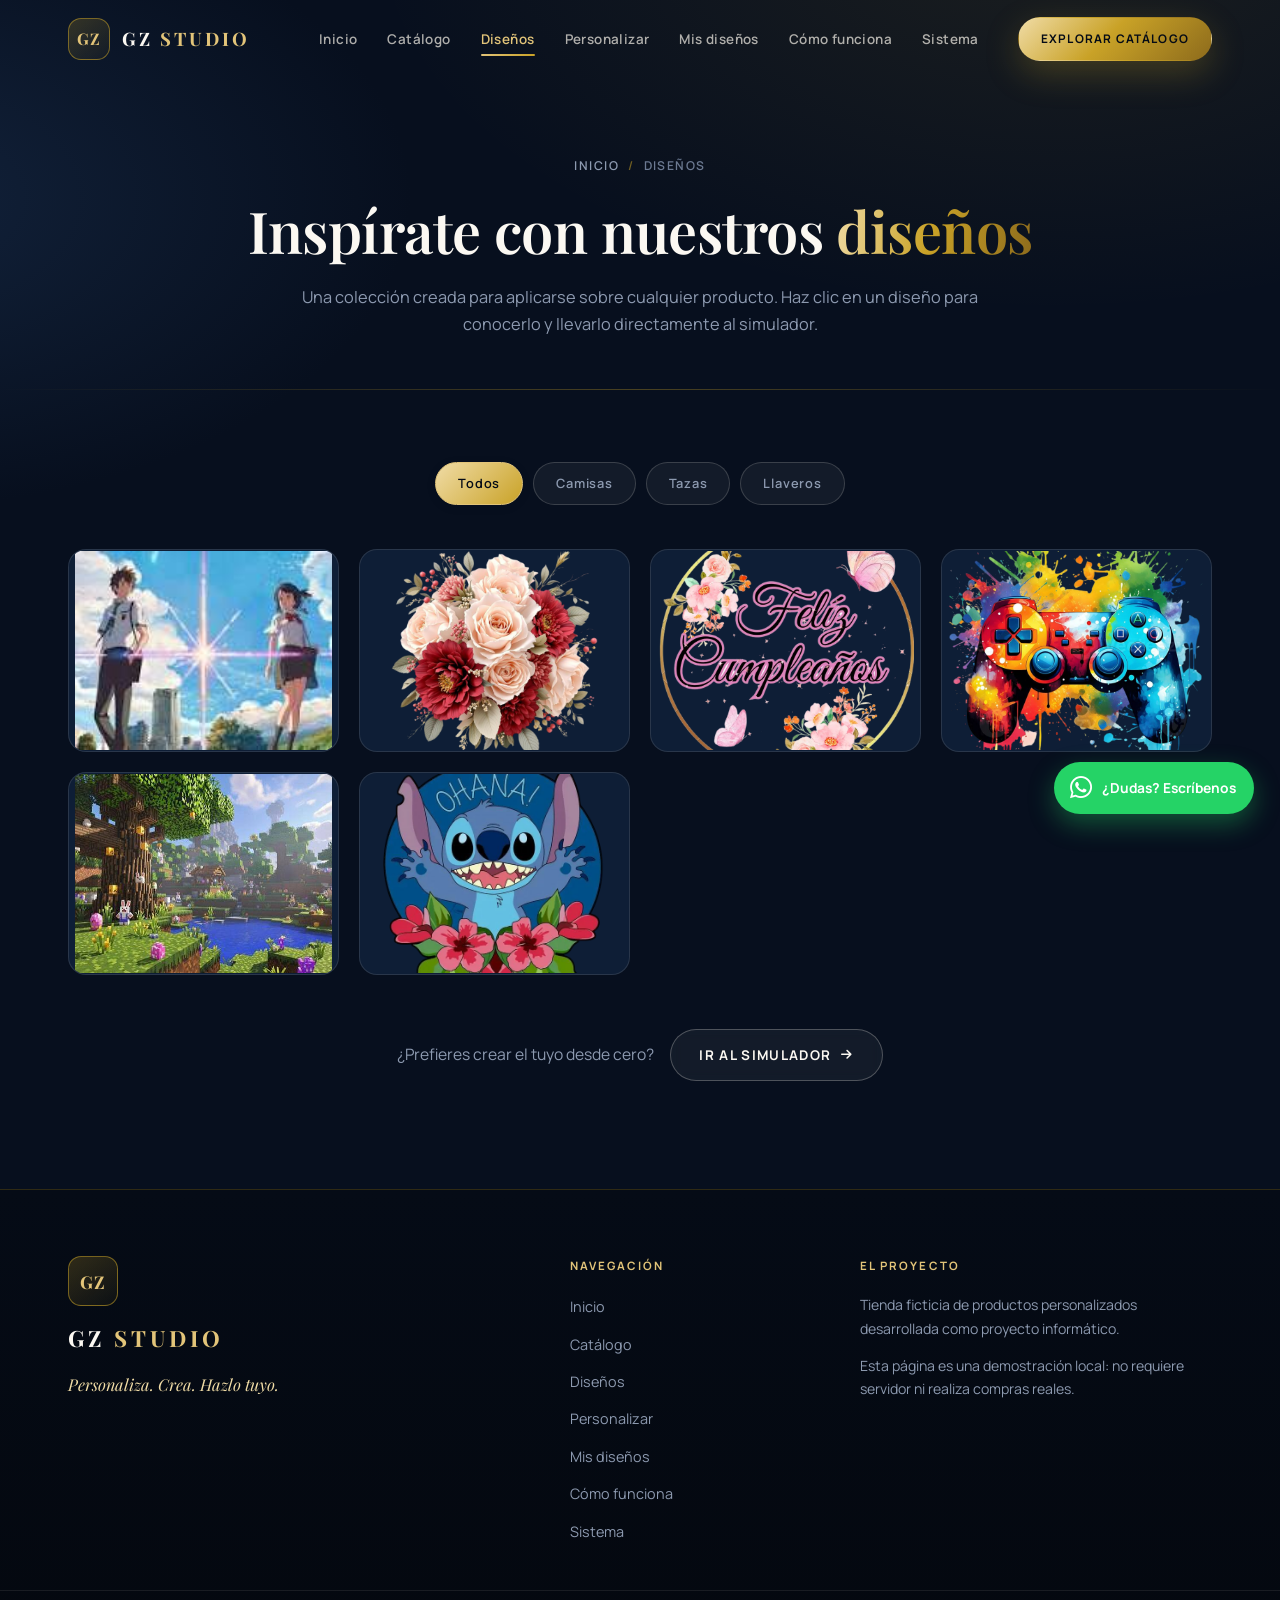
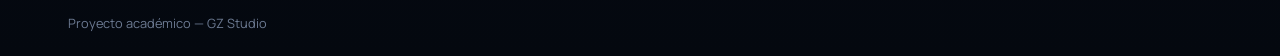
<file: disenos.html>
<!DOCTYPE html>
<html lang="es">
<head>
  <meta charset="UTF-8">
  <meta name="viewport" content="width=device-width, initial-scale=1">
  <title>Galería de diseños — GZ Studio</title>
  <meta name="description" content="Colección de diseños personalizables de GZ Studio: monogramas, ilustraciones y tipografías listas para aplicarse en camisas, tazas y llaveros.">
  <meta name="theme-color" content="#070f1e">

  <link rel="preconnect" href="https://fonts.googleapis.com">
  <link rel="preconnect" href="https://fonts.gstatic.com" crossorigin>
  <link href="https://fonts.googleapis.com/css2?family=Playfair+Display:wght@500;600;700&family=Manrope:wght@300;400;500;600;700&display=swap" rel="stylesheet">

  <!-- Iconos decorativos (CDN). Si no carga, la página sigue siendo 100% funcional. -->
  <link rel="stylesheet" href="https://cdnjs.cloudflare.com/ajax/libs/font-awesome/6.5.2/css/all.min.css" referrerpolicy="no-referrer">

  <link rel="stylesheet" href="style.css">

  <link rel="icon" href="data:image/svg+xml,%3Csvg xmlns='http://www.w3.org/2000/svg' viewBox='0 0 64 64'%3E%3Crect width='64' height='64' rx='14' fill='%230b1729'/%3E%3Ctext x='32' y='43' font-family='Georgia,serif' font-size='30' fill='%23c9a227' text-anchor='middle'%3EGZ%3C/text%3E%3C/svg%3E">
</head>

<body>
  <a class="skip-link" href="#contenido">Saltar al contenido principal</a>

  <!-- ============================================================
       HEADER / NAVEGACIÓN
       ============================================================ -->
  <header class="site-header" id="siteHeader">
    <div class="container header-inner">
      <a href="index.html" class="brand" aria-label="GZ Studio, ir al inicio">
        <span class="brand-mark" aria-hidden="true">GZ</span>
        <span class="brand-text">GZ <em>Studio</em></span>
      </a>

      <nav class="nav" id="navPrincipal" aria-label="Navegación principal">
        <ul class="nav-list">
          <li><a class="nav-link" href="index.html">Inicio</a></li>
          <li><a class="nav-link" href="catalogo.html">Catálogo</a></li>
          <li><a class="nav-link" href="disenos.html">Diseños</a></li>
          <li><a class="nav-link" href="personalizar.html">Personalizar</a></li>
          <li><a class="nav-link" href="mis-disenos.html">Mis diseños<span class="nav-count" data-mis-count hidden></span></a></li>
          <li><a class="nav-link" href="como-funciona.html">Cómo funciona</a></li>
          <li><a class="nav-link" href="sistema.html">Sistema</a></li>
        </ul>
        <a href="catalogo.html" class="btn btn-gold nav-cta">Explorar catálogo</a>
      </nav>

      <button class="burger" id="btnMenu" type="button" aria-label="Abrir menú de navegación" aria-expanded="false" aria-controls="navPrincipal">
        <span></span><span></span><span></span>
      </button>
    </div>
  </header>
  <div class="nav-backdrop" id="navBackdrop" hidden></div>

  <main id="contenido">

    <!-- Encabezado de la vista -->
    <section class="page-hero" aria-labelledby="pageHeroTitle">
      <div class="container">
        <nav class="crumbs reveal" aria-label="Ruta de navegación">
          <a href="index.html">Inicio</a><span aria-hidden="true">/</span><span>Diseños</span>
        </nav>
        <h1 class="page-hero-title reveal" id="pageHeroTitle">Inspírate con nuestros <em>diseños</em></h1>
        <p class="page-hero-text reveal">
          Una colección creada para aplicarse sobre cualquier producto. Haz clic en un diseño
          para conocerlo y llevarlo directamente al simulador.
        </p>
      </div>
    </section>

    <!-- ============================================================
         GALERÍA DE DISEÑOS
         Las tarjetas se generan desde script.js (arreglo DISENOS).
         ============================================================ -->
    <section class="section section-tight" id="disenos" aria-labelledby="disenosTitle">
      <div class="container">
        <h2 class="sr-only" id="disenosTitle">Diseños disponibles</h2>

        <div class="filters reveal" role="group" aria-label="Filtrar diseños por categoría" id="filtrosDisenos">
          <button class="chip is-active" type="button" data-filter="todos" aria-pressed="true">Todos</button>
          <button class="chip" type="button" data-filter="camisas" aria-pressed="false">Camisas</button>
          <button class="chip" type="button" data-filter="tazas" aria-pressed="false">Tazas</button>
          <button class="chip" type="button" data-filter="llaveros" aria-pressed="false">Llaveros</button>
        </div>

        <div class="grid grid-designs" id="gridDisenos" aria-live="polite"></div>
        <p class="empty-state" id="emptyDisenos" hidden>No hay diseños en esta categoría.</p>

        <p class="section-next reveal">
          ¿Prefieres crear el tuyo desde cero?
          <a href="personalizar.html" class="btn btn-ghost">Ir al simulador <i class="fa-solid fa-arrow-right" aria-hidden="true"></i></a>
        </p>
      </div>
    </section>



  <!-- ============================================================
       FOOTER
       ============================================================ -->
  <footer class="footer">
    <div class="container footer-inner">
      <div class="footer-brand">
        <span class="brand-mark" aria-hidden="true">GZ</span>
        <p class="footer-name">GZ <em>Studio</em></p>
        <p class="footer-tagline">Personaliza. Crea. Hazlo tuyo.</p>
      </div>

      <nav class="footer-nav" aria-label="Enlaces del pie de página">
        <p class="footer-col-title">Navegación</p>
        <ul>
          <li><a href="index.html">Inicio</a></li>
          <li><a href="catalogo.html">Catálogo</a></li>
          <li><a href="disenos.html">Diseños</a></li>
          <li><a href="personalizar.html">Personalizar</a></li>
          <li><a href="mis-disenos.html">Mis diseños</a></li>
          <li><a href="como-funciona.html">Cómo funciona</a></li>
          <li><a href="sistema.html">Sistema</a></li>
        </ul>
      </nav>

      <div class="footer-info">
        <p class="footer-col-title">El proyecto</p>
        <p class="footer-desc">
          Tienda ficticia de productos personalizados desarrollada como proyecto informático.
        </p>
        <p class="footer-desc">Esta página es una demostración local: no requiere servidor ni realiza compras reales.</p>
      </div>
    </div>

    <div class="footer-bottom">
      <div class="container footer-bottom-inner">
        <p>Proyecto académico — GZ Studio</p>
      </div>
    </div>
  </footer>

  <button class="to-top" id="btnTop" type="button" aria-label="Volver al inicio" hidden>
    <i class="fa-solid fa-arrow-up" aria-hidden="true"></i>
  </button>

  <!-- ============================================================
       MODAL DE DISEÑO (contenido generado por script.js)
       ============================================================ -->
  <div class="modal" id="modalDiseno" hidden>
    <div class="modal-backdrop" data-close-modal></div>
    <div class="modal-dialog modal-dialog-sm" role="dialog" aria-modal="true" aria-labelledby="modalDisenoTitulo">
      <button class="modal-close" type="button" data-close-modal aria-label="Cerrar ventana de diseño">&times;</button>
      <div class="modal-body" id="modalDisenoBody"></div>
    </div>
  </div>

  <!-- Aviso emergente para acciones de demostración -->
  <div class="toast" id="toast" role="status" aria-live="polite" hidden></div>

  <script src="script.js"></script>
</body>
</html>
</file>
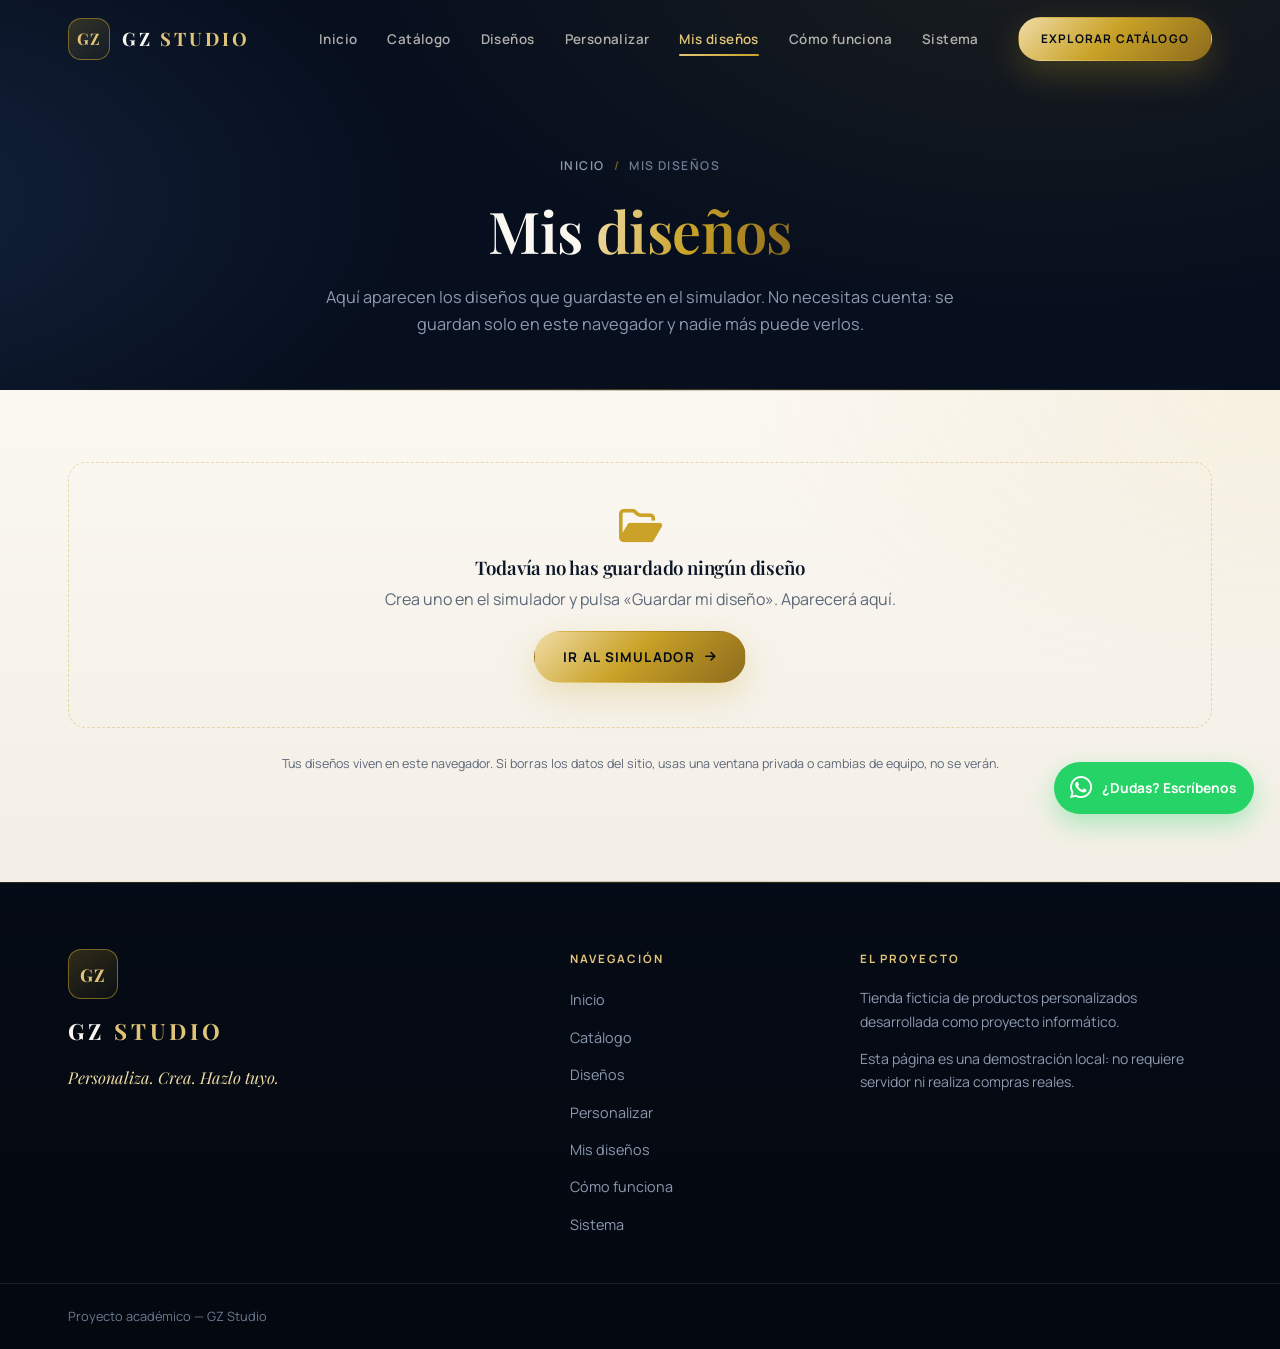
<file: mis-disenos.html>
<!DOCTYPE html>
<html lang="es">
<head>
  <meta charset="UTF-8">
  <meta name="viewport" content="width=device-width, initial-scale=1">
  <title>Mis diseños — GZ Studio</title>
  <meta name="description" content="Los diseños que guardaste en el simulador de GZ Studio, disponibles solo en este navegador.">
  <meta name="theme-color" content="#070f1e">

  <link rel="preconnect" href="https://fonts.googleapis.com">
  <link rel="preconnect" href="https://fonts.gstatic.com" crossorigin>
  <link href="https://fonts.googleapis.com/css2?family=Playfair+Display:wght@500;600;700&family=Manrope:wght@300;400;500;600;700&display=swap" rel="stylesheet">

  <!-- Iconos decorativos (CDN). Si no carga, la página sigue siendo 100% funcional. -->
  <link rel="stylesheet" href="https://cdnjs.cloudflare.com/ajax/libs/font-awesome/6.5.2/css/all.min.css" referrerpolicy="no-referrer">

  <link rel="stylesheet" href="style.css">

  <link rel="icon" href="data:image/svg+xml,%3Csvg xmlns='http://www.w3.org/2000/svg' viewBox='0 0 64 64'%3E%3Crect width='64' height='64' rx='14' fill='%230b1729'/%3E%3Ctext x='32' y='43' font-family='Georgia,serif' font-size='30' fill='%23c9a227' text-anchor='middle'%3EGZ%3C/text%3E%3C/svg%3E">
</head>

<body>
  <a class="skip-link" href="#contenido">Saltar al contenido principal</a>

  <!-- ============================================================
       HEADER / NAVEGACIÓN
       ============================================================ -->
  <header class="site-header" id="siteHeader">
    <div class="container header-inner">
      <a href="index.html" class="brand" aria-label="GZ Studio, ir al inicio">
        <span class="brand-mark" aria-hidden="true">GZ</span>
        <span class="brand-text">GZ <em>Studio</em></span>
      </a>

      <nav class="nav" id="navPrincipal" aria-label="Navegación principal">
        <ul class="nav-list">
          <li><a class="nav-link" href="index.html">Inicio</a></li>
          <li><a class="nav-link" href="catalogo.html">Catálogo</a></li>
          <li><a class="nav-link" href="disenos.html">Diseños</a></li>
          <li><a class="nav-link" href="personalizar.html">Personalizar</a></li>
          <li><a class="nav-link" href="mis-disenos.html">Mis diseños<span class="nav-count" data-mis-count hidden></span></a></li>
          <li><a class="nav-link" href="como-funciona.html">Cómo funciona</a></li>
          <li><a class="nav-link" href="sistema.html">Sistema</a></li>
        </ul>
        <a href="catalogo.html" class="btn btn-gold nav-cta">Explorar catálogo</a>
      </nav>

      <button class="burger" id="btnMenu" type="button" aria-label="Abrir menú de navegación" aria-expanded="false" aria-controls="navPrincipal">
        <span></span><span></span><span></span>
      </button>
    </div>
  </header>
  <div class="nav-backdrop" id="navBackdrop" hidden></div>

  <main id="contenido">

    <section class="page-hero" aria-labelledby="pageHeroTitle">
      <div class="container">
        <nav class="crumbs reveal" aria-label="Ruta de navegación">
          <a href="index.html">Inicio</a><span aria-hidden="true">/</span><span>Mis diseños</span>
        </nav>
        <h1 class="page-hero-title reveal" id="pageHeroTitle">Mis <em>diseños</em></h1>
        <p class="page-hero-text reveal">
          Aquí aparecen los diseños que guardaste en el simulador. No necesitas cuenta:
          se guardan solo en este navegador y nadie más puede verlos.
        </p>
      </div>
    </section>

    <section class="section section-light section-tight" id="misDisenos" aria-labelledby="misDisenosTitle">
      <div class="container">
        <h2 class="sr-only" id="misDisenosTitle">Diseños guardados</h2>

        <div class="mine-bar reveal" id="barraMis" hidden>
          <p class="mine-count" id="contadorMis" aria-live="polite"></p>
          <div class="mine-bar-actions">
            <a class="btn btn-gold" href="personalizar.html"><i class="fa-solid fa-plus" aria-hidden="true"></i> Crear otro diseño</a>
            <button class="btn btn-ghost btn-dark" type="button" id="btnBorrarTodos"><i class="fa-solid fa-trash-can" aria-hidden="true"></i> Borrar todos</button>
          </div>
        </div>

        <div class="grid-mine" id="gridMisDisenos" aria-live="polite"></div>

        <div class="empty-state mine-empty" id="emptyMis" hidden>
          <i class="fa-regular fa-folder-open" aria-hidden="true"></i>
          <h3>Todavía no has guardado ningún diseño</h3>
          <p>Crea uno en el simulador y pulsa «Guardar mi diseño». Aparecerá aquí.</p>
          <a class="btn btn-gold" href="personalizar.html">Ir al simulador <i class="fa-solid fa-arrow-right" aria-hidden="true"></i></a>
        </div>

        <p class="hint mine-note">Tus diseños viven en este navegador. Si borras los datos del sitio, usas una ventana privada o cambias de equipo, no se verán.</p>
      </div>
    </section>
  </main>

  <footer class="footer">
    <div class="container footer-inner">
      <div class="footer-brand">
        <span class="brand-mark" aria-hidden="true">GZ</span>
        <p class="footer-name">GZ <em>Studio</em></p>
        <p class="footer-tagline">Personaliza. Crea. Hazlo tuyo.</p>
      </div>

      <nav class="footer-nav" aria-label="Enlaces del pie de página">
        <p class="footer-col-title">Navegación</p>
        <ul>
          <li><a href="index.html">Inicio</a></li>
          <li><a href="catalogo.html">Catálogo</a></li>
          <li><a href="disenos.html">Diseños</a></li>
          <li><a href="personalizar.html">Personalizar</a></li>
          <li><a href="mis-disenos.html">Mis diseños</a></li>
          <li><a href="como-funciona.html">Cómo funciona</a></li>
          <li><a href="sistema.html">Sistema</a></li>
        </ul>
      </nav>

      <div class="footer-info">
        <p class="footer-col-title">El proyecto</p>
        <p class="footer-desc">
          Tienda ficticia de productos personalizados desarrollada como proyecto informático.
        </p>
        <p class="footer-desc">Esta página es una demostración local: no requiere servidor ni realiza compras reales.</p>
      </div>
    </div>

    <div class="footer-bottom">
      <div class="container footer-bottom-inner">
        <p>Proyecto académico — GZ Studio</p>
      </div>
    </div>
  </footer>

  <button class="to-top" id="btnTop" type="button" aria-label="Volver al inicio" hidden>
    <i class="fa-solid fa-arrow-up" aria-hidden="true"></i>
  </button>

  <button class="to-top" id="btnTop" type="button" aria-label="Volver al inicio" hidden>
    <i class="fa-solid fa-arrow-up" aria-hidden="true"></i>
  </button>

  <!-- Aviso emergente -->
  <div class="toast" id="toast" role="status" aria-live="polite" hidden></div>

  <script src="script.js"></script>
</body>
</html>
</file>
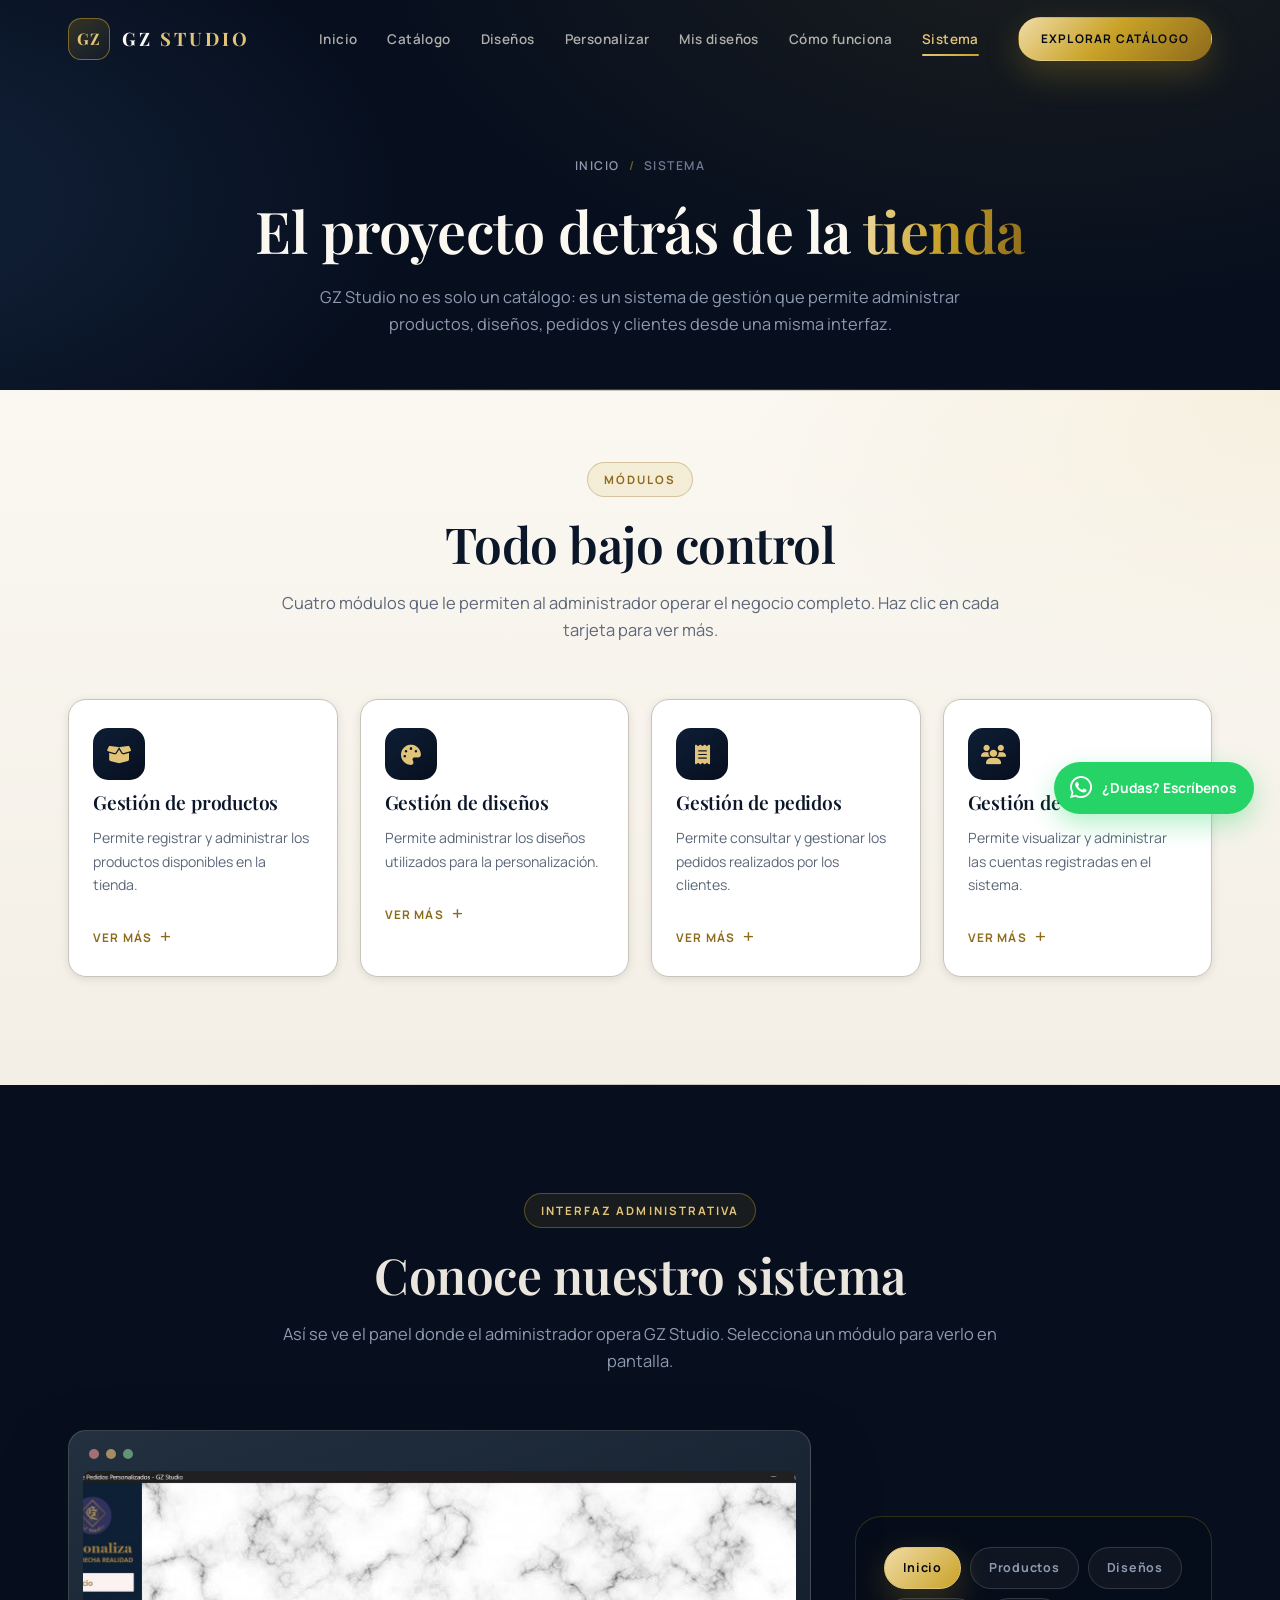
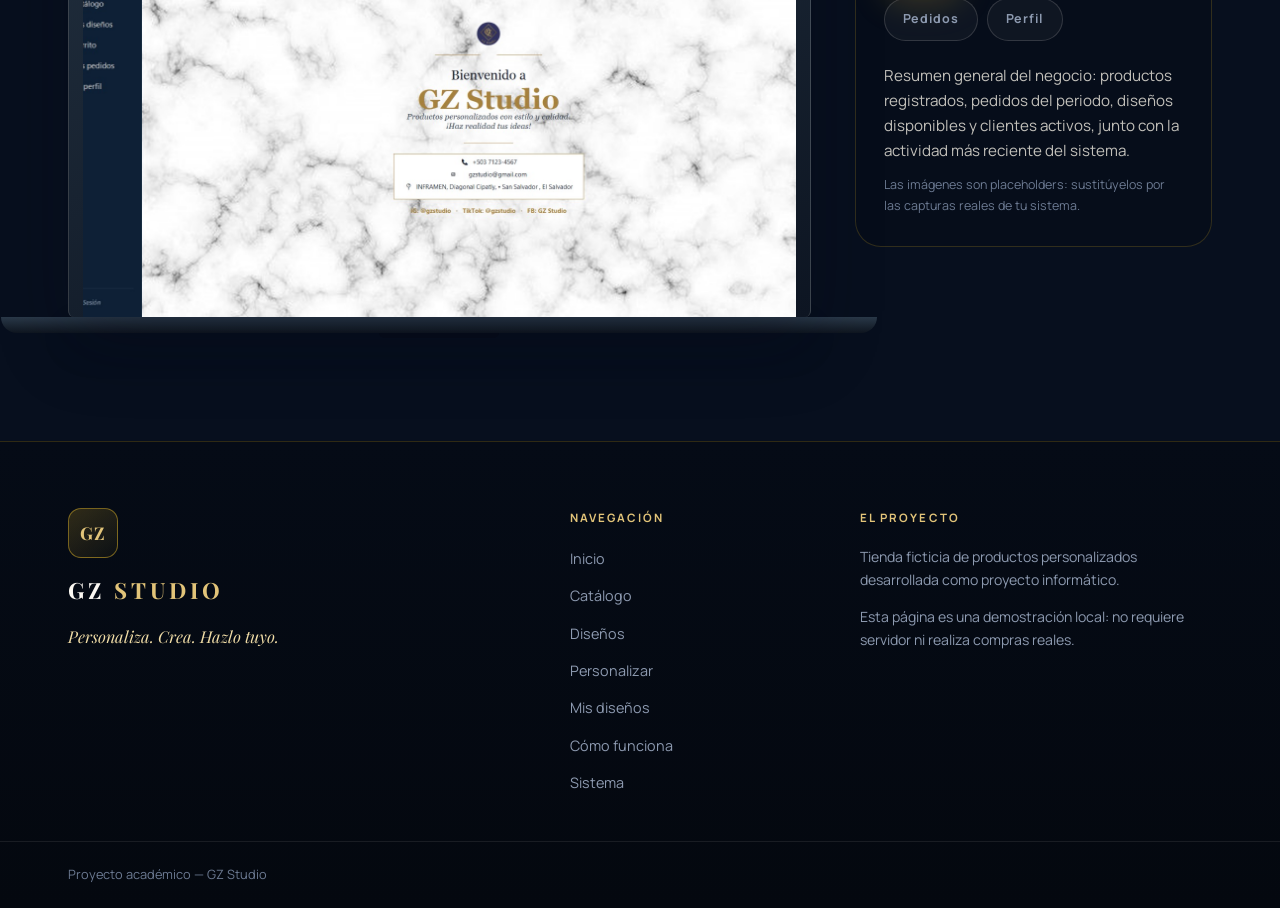
<file: sistema.html>
<!DOCTYPE html>
<html lang="es">
<head>
  <meta charset="UTF-8">
  <meta name="viewport" content="width=device-width, initial-scale=1">
  <title>El sistema — GZ Studio</title>
  <meta name="description" content="Módulos de gestión de GZ Studio: productos, diseños, pedidos y clientes, además de un recorrido visual por la interfaz administrativa.">
  <meta name="theme-color" content="#070f1e">

  <link rel="preconnect" href="https://fonts.googleapis.com">
  <link rel="preconnect" href="https://fonts.gstatic.com" crossorigin>
  <link href="https://fonts.googleapis.com/css2?family=Playfair+Display:wght@500;600;700&family=Manrope:wght@300;400;500;600;700&display=swap" rel="stylesheet">

  <!-- Iconos decorativos (CDN). Si no carga, la página sigue siendo 100% funcional. -->
  <link rel="stylesheet" href="https://cdnjs.cloudflare.com/ajax/libs/font-awesome/6.5.2/css/all.min.css" referrerpolicy="no-referrer">

  <link rel="stylesheet" href="style.css">

  <link rel="icon" href="data:image/svg+xml,%3Csvg xmlns='http://www.w3.org/2000/svg' viewBox='0 0 64 64'%3E%3Crect width='64' height='64' rx='14' fill='%230b1729'/%3E%3Ctext x='32' y='43' font-family='Georgia,serif' font-size='30' fill='%23c9a227' text-anchor='middle'%3EGZ%3C/text%3E%3C/svg%3E">
</head>

<body>
  <a class="skip-link" href="#contenido">Saltar al contenido principal</a>

  <!-- ============================================================
       HEADER / NAVEGACIÓN
       ============================================================ -->
  <header class="site-header" id="siteHeader">
    <div class="container header-inner">
      <a href="index.html" class="brand" aria-label="GZ Studio, ir al inicio">
        <span class="brand-mark" aria-hidden="true">GZ</span>
        <span class="brand-text">GZ <em>Studio</em></span>
      </a>

      <nav class="nav" id="navPrincipal" aria-label="Navegación principal">
        <ul class="nav-list">
          <li><a class="nav-link" href="index.html">Inicio</a></li>
          <li><a class="nav-link" href="catalogo.html">Catálogo</a></li>
          <li><a class="nav-link" href="disenos.html">Diseños</a></li>
          <li><a class="nav-link" href="personalizar.html">Personalizar</a></li>
          <li><a class="nav-link" href="mis-disenos.html">Mis diseños<span class="nav-count" data-mis-count hidden></span></a></li>
          <li><a class="nav-link" href="como-funciona.html">Cómo funciona</a></li>
          <li><a class="nav-link" href="sistema.html">Sistema</a></li>
        </ul>
        <a href="catalogo.html" class="btn btn-gold nav-cta">Explorar catálogo</a>
      </nav>

      <button class="burger" id="btnMenu" type="button" aria-label="Abrir menú de navegación" aria-expanded="false" aria-controls="navPrincipal">
        <span></span><span></span><span></span>
      </button>
    </div>
  </header>
  <div class="nav-backdrop" id="navBackdrop" hidden></div>

  <main id="contenido">

    <!-- Encabezado de la vista -->
    <section class="page-hero" aria-labelledby="pageHeroTitle">
      <div class="container">
        <nav class="crumbs reveal" aria-label="Ruta de navegación">
          <a href="index.html">Inicio</a><span aria-hidden="true">/</span><span>Sistema</span>
        </nav>
        <h1 class="page-hero-title reveal" id="pageHeroTitle">El proyecto detrás de la <em>tienda</em></h1>
        <p class="page-hero-text reveal">
          GZ Studio no es solo un catálogo: es un sistema de gestión que permite administrar
          productos, diseños, pedidos y clientes desde una misma interfaz.
        </p>
      </div>
    </section>

    <!-- ============================================================
         FUNCIONES DEL SISTEMA (tarjetas expandibles)
         ============================================================ -->
    <section class="section section-light section-tight" id="funciones" aria-labelledby="funcionesTitle">
      <div class="container">
        <header class="section-head reveal">
          <p class="eyebrow">Módulos</p>
          <h2 class="section-title" id="funcionesTitle">Todo bajo control</h2>
          <p class="section-sub">Cuatro módulos que le permiten al administrador operar el negocio completo. Haz clic en cada tarjeta para ver más.</p>
        </header>

        <div class="grid grid-features">
          <article class="feature reveal" data-feature>
            <button class="feature-btn" type="button" aria-expanded="false">
              <span class="feature-icon"><i class="fa-solid fa-box-open" aria-hidden="true"></i></span>
              <h3>Gestión de productos</h3>
              <p>Permite registrar y administrar los productos disponibles en la tienda.</p>
              <span class="feature-more">
                Cada producto guarda nombre, categoría, precio, stock e imagen. Al crear o actualizar un registro, el sistema valida los datos antes de escribirlos en MySQL y el catálogo del cliente se refleja al instante.
              </span>
              <span class="feature-toggle" aria-hidden="true">Ver más<i class="fa-solid fa-plus"></i></span>
            </button>
          </article>

          <article class="feature reveal" data-feature>
            <button class="feature-btn" type="button" aria-expanded="false">
              <span class="feature-icon"><i class="fa-solid fa-palette" aria-hidden="true"></i></span>
              <h3>Gestión de diseños</h3>
              <p>Permite administrar los diseños utilizados para la personalización.</p>
              <span class="feature-more">
                Los diseños se organizan por categoría y quedan disponibles tanto en la galería pública como en el simulador. El administrador puede subir nuevas piezas, editarlas o darlas de baja sin afectar los pedidos ya registrados.
              </span>
              <span class="feature-toggle" aria-hidden="true">Ver más<i class="fa-solid fa-plus"></i></span>
            </button>
          </article>

          <article class="feature reveal" data-feature>
            <button class="feature-btn" type="button" aria-expanded="false">
              <span class="feature-icon"><i class="fa-solid fa-receipt" aria-hidden="true"></i></span>
              <h3>Gestión de pedidos</h3>
              <p>Permite consultar y gestionar los pedidos realizados por los clientes.</p>
              <span class="feature-more">
                Cada pedido se compone de una cabecera y un detalle con los productos elegidos. El administrador cambia el estado (pendiente, en producción, entregado o cancelado) y el cliente puede dar seguimiento desde su perfil.
              </span>
              <span class="feature-toggle" aria-hidden="true">Ver más<i class="fa-solid fa-plus"></i></span>
            </button>
          </article>

          <article class="feature reveal" data-feature>
            <button class="feature-btn" type="button" aria-expanded="false">
              <span class="feature-icon"><i class="fa-solid fa-users" aria-hidden="true"></i></span>
              <h3>Gestión de clientes</h3>
              <p>Permite visualizar y administrar las cuentas registradas en el sistema.</p>
              <span class="feature-more">
                Se consulta el historial de compras, los datos de contacto y los diseños guardados de cada cliente. La información sensible se administra desde la base de datos con usuarios y permisos diferenciados.
              </span>
              <span class="feature-toggle" aria-hidden="true">Ver más<i class="fa-solid fa-plus"></i></span>
            </button>
          </article>
        </div>
      </div>
    </section>

    <!-- ============================================================
         PRESENTACIÓN DE LA INTERFAZ (mockup + botones)
         ============================================================ -->
    <section class="section" id="sistema" aria-labelledby="sistemaTitle">
      <div class="container">
        <header class="section-head reveal">
          <p class="eyebrow">Interfaz administrativa</p>
          <h2 class="section-title" id="sistemaTitle">Conoce nuestro sistema</h2>
          <p class="section-sub">Así se ve el panel donde el administrador opera GZ Studio. Selecciona un módulo para verlo en pantalla.</p>
        </header>

        <div class="system reveal">
          <div class="laptop">
            <div class="laptop-screen">
              <span class="laptop-dots" aria-hidden="true"><i></i><i></i><i></i></span>
              <!-- IMÁGENES DEL SISTEMA: reemplaza los archivos de assets/img/system/ por capturas reales (misma proporción 16:10). -->
              <img id="pantallaSistema" src="assets/img/system/inicio.svg" alt="Captura de la interfaz administrativa de GZ Studio: módulo de inicio" data-img>
            </div>
            <div class="laptop-base" aria-hidden="true"><span></span></div>
          </div>

          <div class="system-panel">
            <div class="system-tabs" role="tablist" aria-label="Módulos del sistema" id="tabsSistema">
              <button class="sys-tab is-active" type="button" role="tab" aria-selected="true" data-pantalla="inicio">Inicio</button>
              <button class="sys-tab" type="button" role="tab" aria-selected="false" data-pantalla="productos">Productos</button>
              <button class="sys-tab" type="button" role="tab" aria-selected="false" data-pantalla="diseno">Diseños</button>
              <button class="sys-tab" type="button" role="tab" aria-selected="false" data-pantalla="pedidos">Pedidos</button>
              <button class="sys-tab" type="button" role="tab" aria-selected="false" data-pantalla="Mi perfil">Perfil</button>
            </div>
            <p class="system-desc" id="systemDesc" aria-live="polite"></p>
            <p class="hint">Las imágenes son placeholders: sustitúyelos por las capturas reales de tu sistema.</p>
          </div>
        </div>
      </div>
    </section>



  <!-- ============================================================
       FOOTER
       ============================================================ -->
  <footer class="footer">
    <div class="container footer-inner">
      <div class="footer-brand">
        <span class="brand-mark" aria-hidden="true">GZ</span>
        <p class="footer-name">GZ <em>Studio</em></p>
        <p class="footer-tagline">Personaliza. Crea. Hazlo tuyo.</p>
      </div>

      <nav class="footer-nav" aria-label="Enlaces del pie de página">
        <p class="footer-col-title">Navegación</p>
        <ul>
          <li><a href="index.html">Inicio</a></li>
          <li><a href="catalogo.html">Catálogo</a></li>
          <li><a href="disenos.html">Diseños</a></li>
          <li><a href="personalizar.html">Personalizar</a></li>
          <li><a href="mis-disenos.html">Mis diseños</a></li>
          <li><a href="como-funciona.html">Cómo funciona</a></li>
          <li><a href="sistema.html">Sistema</a></li>
        </ul>
      </nav>

      <div class="footer-info">
        <p class="footer-col-title">El proyecto</p>
        <p class="footer-desc">
          Tienda ficticia de productos personalizados desarrollada como proyecto informático.
        </p>
        <p class="footer-desc">Esta página es una demostración local: no requiere servidor ni realiza compras reales.</p>
      </div>
    </div>

    <div class="footer-bottom">
      <div class="container footer-bottom-inner">
        <p>Proyecto académico — GZ Studio</p>
      </div>
    </div>
  </footer>

  <button class="to-top" id="btnTop" type="button" aria-label="Volver al inicio" hidden>
    <i class="fa-solid fa-arrow-up" aria-hidden="true"></i>
  </button>

  <!-- Aviso emergente para acciones de demostración -->
  <div class="toast" id="toast" role="status" aria-live="polite" hidden></div>

  <script src="script.js"></script>
</body>
</html>
</file>
<file: style.css>
/* ==========================================================================
   GZ STUDIO — Hoja de estilos principal
   Proyecto académico: página promocional local (sin servidor).

   ÍNDICE
   01. Variables y tokens de diseño
   02. Reset y base
   03. Utilidades (contenedor, secciones, títulos, botones, chips)
   04. Header y navegación (incluye menú responsive)
   05. Hero
   06. Cinta decorativa (ticker)
   07. Catálogo de productos
   08. Galería de diseños
   09. Simulador de personalización
   10. Cómo funciona (pasos)
   11. Portada de página interna, accesos rápidos y enlaces de sección
   12. Funciones del sistema
   13. Presentación de la interfaz (laptop mockup)
   14. Llamada a la acción
   15. Footer
   16. Modales
   17. Toast y botón "volver arriba"
   18. Animaciones de aparición
   19. Responsive
   ========================================================================== */


/* ==========================================================================
   01. VARIABLES Y TOKENS DE DISEÑO
   ========================================================================== */
:root {
  /* Paleta: azul marino oscuro, marfil, dorado y gris mármol */
  --navy-950: #050b16;
  --navy-900: #070f1e;
  --navy-800: #0b1729;
  --navy-700: #0e1e36;
  --navy-600: #13253f;
  --navy-500: #1b3253;
  --navy-line: #243752;

  --ivory:      #fbf8f2;
  --ivory-2:    #f3efe6;
  --ivory-3:    #e9e4d8;

  --gold:       #c9a227;
  --gold-light: #e2c479;
  --gold-soft:  #f0dca6;
  --gold-dark:  #8d6b1c;

  --marble:      #e6e2d9;
  --marble-2:    #d5d0c6;
  --marble-line: #c9c4b8;

  --slate:  #8d9ab0;
  --slate-2: #6c7a92;
  --text-on-dark: #eae6dd;
  --text-on-light: #16233a;
  --muted-on-light: #5c6779;

  --ok:   #7fbf8e;
  --warn: #e0b474;
  --bad:  #d98b8b;

  /* Tipografía (con alternativas locales por si Google Fonts no carga) */
  --font-display: "Playfair Display", Georgia, "Times New Roman", serif;
  --font-body: "Manrope", "Segoe UI", system-ui, -apple-system, Arial, sans-serif;

  /* Radios, sombras y ritmo */
  --r-xs: 8px;
  --r-sm: 12px;
  --r-md: 18px;
  --r-lg: 26px;
  --r-pill: 999px;

  --shadow-sm: 0 2px 10px rgba(5, 11, 22, .10);
  --shadow-md: 0 14px 34px rgba(5, 11, 22, .16);
  --shadow-lg: 0 28px 70px rgba(5, 11, 22, .30);
  --shadow-gold: 0 12px 34px rgba(201, 162, 39, .26);

  --container: 1200px;
  --header-h: 78px;

  --ease: cubic-bezier(.22, .68, .28, 1);
  --t-fast: .18s var(--ease);
  --t: .32s var(--ease);
  --t-slow: .6s var(--ease);
}


/* ==========================================================================
   02. RESET Y BASE
   ========================================================================== */
*,
*::before,
*::after { box-sizing: border-box; }

* { margin: 0; }

html {
  scroll-behavior: smooth;
  /* Compensa el header fijo al saltar entre anclas */
  scroll-padding-top: calc(var(--header-h) + 18px);
  -webkit-text-size-adjust: 100%;
}

body {
  font-family: var(--font-body);
  font-size: 16px;
  line-height: 1.65;
  font-weight: 400;
  color: var(--text-on-dark);
  background-color: var(--navy-900);
  background-image:
    radial-gradient(1100px 620px at 82% -8%, rgba(201, 162, 39, .10), transparent 62%),
    radial-gradient(900px 520px at -10% 22%, rgba(27, 50, 83, .55), transparent 60%);
  background-attachment: fixed;
  overflow-x: hidden;
  -webkit-font-smoothing: antialiased;
}

body.no-scroll { overflow: hidden; }

img, svg, video { display: block; max-width: 100%; }
img { height: auto; }

button, input, select, textarea {
  font: inherit;
  color: inherit;
}

button { background: none; border: 0; cursor: pointer; }

a { color: inherit; text-decoration: none; }

ul, ol { list-style: none; padding: 0; }

h1, h2, h3, h4 {
  font-family: var(--font-display);
  font-weight: 600;
  line-height: 1.14;
  letter-spacing: -.01em;
}

:focus-visible {
  outline: 2px solid var(--gold-light);
  outline-offset: 3px;
  border-radius: 4px;
}

::selection {
  background: var(--gold);
  color: var(--navy-950);
}

.sr-only {
  position: absolute;
  width: 1px; height: 1px;
  padding: 0; margin: -1px;
  overflow: hidden;
  clip: rect(0 0 0 0);
  white-space: nowrap;
  border: 0;
}

.skip-link {
  position: fixed;
  top: 12px; left: 12px;
  z-index: 200;
  padding: 10px 18px;
  border-radius: var(--r-pill);
  background: var(--gold);
  color: var(--navy-950);
  font-weight: 700;
  font-size: .85rem;
  transform: translateY(-160%);
  transition: transform var(--t-fast);
}
.skip-link:focus { transform: translateY(0); }


/* ==========================================================================
   03. UTILIDADES
   ========================================================================== */
.container {
  width: 100%;
  max-width: var(--container);
  margin-inline: auto;
  padding-inline: 28px;
}

.section {
  position: relative;
  padding-block: 108px;
}

/* Secciones claras para diferenciar visualmente cada bloque */
.section-light {
  color: var(--text-on-light);
  background:
    radial-gradient(900px 500px at 100% 0%, rgba(201, 162, 39, .09), transparent 60%),
    linear-gradient(180deg, var(--ivory) 0%, var(--ivory-2) 100%);
}
.section-light::before,
.section-light::after {
  content: "";
  position: absolute;
  left: 0; right: 0;
  height: 1px;
  background: linear-gradient(90deg, transparent, var(--marble-line), transparent);
}
.section-light::before { top: 0; }
.section-light::after  { bottom: 0; }

.section-head {
  max-width: 720px;
  margin: 0 auto 56px;
  text-align: center;
}

.eyebrow {
  display: inline-flex;
  align-items: center;
  gap: 9px;
  margin-bottom: 18px;
  padding: 7px 16px;
  border-radius: var(--r-pill);
  border: 1px solid rgba(201, 162, 39, .38);
  background: rgba(201, 162, 39, .09);
  color: var(--gold-light);
  font-size: .72rem;
  font-weight: 700;
  letter-spacing: .18em;
  text-transform: uppercase;
}
.section-light .eyebrow {
  border-color: rgba(141, 107, 28, .30);
  background: rgba(201, 162, 39, .12);
  color: var(--gold-dark);
}

.section-title {
  font-size: clamp(2rem, 4.4vw, 3.1rem);
}
.section-light .section-title { color: var(--navy-800); }

.section-sub {
  margin-top: 18px;
  font-size: 1.03rem;
  color: var(--slate);
}
.section-light .section-sub { color: var(--muted-on-light); }

/* --- Botones --- */
.btn {
  display: inline-flex;
  align-items: center;
  justify-content: center;
  gap: 10px;
  padding: 14px 28px;
  border-radius: var(--r-pill);
  border: 1px solid transparent;
  font-family: var(--font-body);
  font-size: .84rem;
  font-weight: 700;
  letter-spacing: .1em;
  text-transform: uppercase;
  white-space: nowrap;
  cursor: pointer;
  transition: transform var(--t-fast), box-shadow var(--t), background-color var(--t),
              border-color var(--t), color var(--t);
}
.btn i { font-size: .9em; transition: transform var(--t); }
.btn:hover i.fa-arrow-right { transform: translateX(4px); }
.btn:active { transform: translateY(1px) scale(.99); }

.btn-gold {
  background-image: linear-gradient(135deg, var(--gold-soft) 0%, var(--gold) 46%, var(--gold-dark) 100%);
  color: var(--navy-950);
  box-shadow: var(--shadow-gold);
}
.btn-gold:hover {
  transform: translateY(-2px);
  box-shadow: 0 18px 42px rgba(201, 162, 39, .38);
}

.btn-ghost {
  border-color: rgba(234, 230, 221, .28);
  background: rgba(251, 248, 242, .05);
  color: var(--ivory);
  backdrop-filter: blur(6px);
}
.btn-ghost:hover {
  border-color: var(--gold);
  color: var(--gold-light);
  background: rgba(201, 162, 39, .10);
  transform: translateY(-2px);
}
.btn-ghost.btn-dark {
  border-color: rgba(22, 35, 58, .22);
  background: transparent;
  color: var(--navy-700);
}
.btn-ghost.btn-dark:hover {
  border-color: var(--gold-dark);
  color: var(--gold-dark);
  background: rgba(201, 162, 39, .10);
}

.btn-outline {
  border-color: rgba(201, 162, 39, .55);
  color: var(--gold-light);
  background: transparent;
}
.btn-outline:hover {
  background: rgba(201, 162, 39, .14);
  border-color: var(--gold);
  transform: translateY(-2px);
}

.btn-block { width: 100%; }

/* --- Chips de filtro --- */
.filters {
  display: flex;
  flex-wrap: wrap;
  justify-content: center;
  gap: 10px;
  margin-bottom: 44px;
}

.chip {
  padding: 10px 22px;
  border-radius: var(--r-pill);
  border: 1px solid rgba(141, 107, 28, .26);
  background: rgba(255, 255, 255, .55);
  color: var(--muted-on-light);
  font-size: .8rem;
  font-weight: 600;
  letter-spacing: .06em;
  transition: all var(--t-fast);
}
.chip:hover {
  border-color: var(--gold);
  color: var(--gold-dark);
  transform: translateY(-1px);
}
.chip.is-active {
  background: linear-gradient(135deg, var(--navy-700), var(--navy-900));
  border-color: var(--gold);
  color: var(--gold-soft);
  box-shadow: var(--shadow-sm);
}

/* Sección oscura: chips en variante clara sobre fondo navy */
.section:not(.section-light) .chip {
  border-color: rgba(234, 230, 221, .18);
  background: rgba(251, 248, 242, .05);
  color: var(--slate);
}
.section:not(.section-light) .chip:hover {
  border-color: var(--gold);
  color: var(--gold-light);
}
.section:not(.section-light) .chip.is-active {
  background: linear-gradient(135deg, var(--gold-soft), var(--gold));
  border-color: var(--gold-light);
  color: var(--navy-950);
}

.empty-state {
  padding: 44px 20px;
  text-align: center;
  color: var(--slate);
  border: 1px dashed rgba(201, 162, 39, .35);
  border-radius: var(--r-md);
}

.hint {
  margin-top: 12px;
  font-size: .78rem;
  color: var(--slate-2);
}
.section-light .hint { color: var(--muted-on-light); }

/* Rejillas */
.grid { display: grid; gap: 26px; }
.grid-products { grid-template-columns: repeat(3, 1fr); }
.grid-designs  { grid-template-columns: repeat(4, 1fr); gap: 20px; }
.grid-features { grid-template-columns: repeat(4, 1fr); gap: 22px; }


/* ==========================================================================
   04. HEADER Y NAVEGACIÓN
   ========================================================================== */
.site-header {
  position: fixed;
  inset: 0 0 auto 0;
  z-index: 100;
  height: var(--header-h);
  display: flex;
  align-items: center;
  transition: background-color var(--t), box-shadow var(--t), height var(--t);
}
.site-header::after {
  content: "";
  position: absolute;
  inset: auto 0 0 0;
  height: 1px;
  background: linear-gradient(90deg, transparent, rgba(201, 162, 39, .35), transparent);
  opacity: 0;
  transition: opacity var(--t);
}
.site-header.is-scrolled {
  height: 66px;
  background: rgba(7, 15, 30, .88);
  backdrop-filter: blur(14px) saturate(140%);
  box-shadow: 0 10px 34px rgba(5, 11, 22, .38);
}
.site-header.is-scrolled::after { opacity: 1; }

.header-inner {
  display: flex;
  align-items: center;
  justify-content: space-between;
  gap: 24px;
}

.brand {
  display: inline-flex;
  align-items: center;
  gap: 12px;
  flex-shrink: 0;
}
.brand-mark {
  display: grid;
  place-items: center;
  width: 42px; height: 42px;
  border-radius: 13px;
  border: 1px solid rgba(201, 162, 39, .55);
  background: linear-gradient(145deg, rgba(201, 162, 39, .22), rgba(201, 162, 39, .04));
  font-family: var(--font-display);
  font-size: 1rem;
  font-weight: 700;
  letter-spacing: .04em;
  color: var(--gold-light);
  transition: transform var(--t), box-shadow var(--t);
}
.brand:hover .brand-mark {
  transform: rotate(-6deg) scale(1.05);
  box-shadow: var(--shadow-gold);
}
.brand-text {
  font-family: var(--font-display);
  font-size: 1.16rem;
  font-weight: 700;
  letter-spacing: .16em;
  color: var(--ivory);
  text-transform: uppercase;
}
.brand-text em {
  font-style: normal;
  color: var(--gold-light);
}

.nav {
  display: flex;
  align-items: center;
  gap: 26px;
}
.nav-list {
  display: flex;
  align-items: center;
  gap: 4px;
}
.nav-link {
  position: relative;
  display: block;
  padding: 9px 13px;
  font-size: .84rem;
  font-weight: 600;
  letter-spacing: .03em;
  color: rgba(234, 230, 221, .74);
  transition: color var(--t-fast);
}
.nav-link::after {
  content: "";
  position: absolute;
  left: 13px; right: 13px; bottom: 3px;
  height: 2px;
  border-radius: 2px;
  background: linear-gradient(90deg, var(--gold-light), var(--gold));
  transform: scaleX(0);
  transform-origin: left;
  transition: transform var(--t);
}
.nav-link:hover { color: var(--ivory); }
.nav-link:hover::after,
.nav-link.is-active::after { transform: scaleX(1); }
.nav-link.is-active { color: var(--gold-light); }

.nav-cta { padding: 11px 22px; font-size: .74rem; }

/* Botón hamburguesa (dibujado con CSS, no depende de iconos externos) */
.burger {
  display: none;
  flex-direction: column;
  justify-content: center;
  gap: 5px;
  width: 46px; height: 46px;
  padding: 12px;
  border-radius: 13px;
  border: 1px solid rgba(234, 230, 221, .18);
  background: rgba(251, 248, 242, .05);
}
.burger span {
  display: block;
  height: 2px;
  width: 100%;
  border-radius: 2px;
  background: var(--ivory);
  transition: transform var(--t), opacity var(--t-fast), width var(--t);
}
.burger[aria-expanded="true"] span:nth-child(1) { transform: translateY(7px) rotate(45deg); }
.burger[aria-expanded="true"] span:nth-child(2) { opacity: 0; }
.burger[aria-expanded="true"] span:nth-child(3) { transform: translateY(-7px) rotate(-45deg); }

.nav-backdrop {
  position: fixed;
  inset: 0;
  z-index: 90;
  background: rgba(5, 11, 22, .62);
  backdrop-filter: blur(3px);
  animation: fadeIn .28s var(--ease);
}


/* ==========================================================================
   05. HERO
   ========================================================================== */
.hero {
  padding-top: calc(var(--header-h) + 84px);
  padding-bottom: 96px;
  overflow: hidden;
}
.hero-bg { position: absolute; inset: 0; pointer-events: none; }
.orb {
  position: absolute;
  border-radius: 50%;
  filter: blur(70px);
  opacity: .55;
}
.orb-1 {
  width: 460px; height: 460px;
  top: -120px; right: -80px;
  background: radial-gradient(circle, rgba(201, 162, 39, .40), transparent 68%);
}
.orb-2 {
  width: 520px; height: 520px;
  bottom: -200px; left: -160px;
  background: radial-gradient(circle, rgba(27, 50, 83, .85), transparent 70%);
}
.grid-lines {
  position: absolute;
  inset: 0;
  background-image:
    linear-gradient(rgba(234, 230, 221, .035) 1px, transparent 1px),
    linear-gradient(90deg, rgba(234, 230, 221, .035) 1px, transparent 1px);
  background-size: 68px 68px;
  mask-image: radial-gradient(70% 60% at 50% 40%, #000 30%, transparent 78%);
  -webkit-mask-image: radial-gradient(70% 60% at 50% 40%, #000 30%, transparent 78%);
}

.hero-inner {
  position: relative;
  display: grid;
  grid-template-columns: 1.08fr .92fr;
  align-items: center;
  gap: 56px;
}

.hero-title { margin-bottom: 24px; }
.hero-brand {
  display: block;
  font-family: var(--font-display);
  font-size: clamp(3.1rem, 8vw, 5.6rem);
  font-weight: 700;
  line-height: .98;
  letter-spacing: .01em;
  color: var(--ivory);
  text-transform: uppercase;
}
.hero-brand em {
  font-style: normal;
  background: linear-gradient(100deg, var(--gold-soft), var(--gold) 45%, var(--gold-dark));
  -webkit-background-clip: text;
  background-clip: text;
  color: transparent;
}
.hero-phrase {
  display: block;
  margin-top: 18px;
  font-family: var(--font-display);
  font-size: clamp(1.24rem, 2.5vw, 1.72rem);
  font-style: italic;
  font-weight: 500;
  line-height: 1.34;
  color: var(--gold-soft);
}

.hero-text {
  max-width: 540px;
  font-size: 1.04rem;
  color: rgba(234, 230, 221, .76);
}
.hero-text strong { color: var(--gold-light); font-weight: 700; }

.hero-actions {
  display: flex;
  flex-wrap: wrap;
  gap: 14px;
  margin-top: 34px;
}

.hero-stats {
  display: flex;
  flex-wrap: wrap;
  gap: 34px;
  margin-top: 46px;
  padding-top: 30px;
  border-top: 1px solid rgba(234, 230, 221, .12);
}
.hero-stats li { display: flex; flex-direction: column; }
.hero-stats strong {
  font-family: var(--font-display);
  font-size: 1.9rem;
  line-height: 1;
  color: var(--gold-light);
}
.hero-stats span {
  margin-top: 7px;
  font-size: .74rem;
  letter-spacing: .12em;
  text-transform: uppercase;
  color: var(--slate-2);
}

/* Composición visual del hero */
.hero-visual {
  position: relative;
  height: 480px;
}
.hero-ring {
  position: absolute;
  border-radius: 50%;
  border: 1px solid rgba(201, 162, 39, .26);
}
.hero-ring-1 { inset: 6% 8%; }
.hero-ring-2 {
  inset: 16% 18%;
  border-style: dashed;
  border-color: rgba(234, 230, 221, .14);
  animation: spin 48s linear infinite;
}

.float-card {
  position: absolute;
  overflow: hidden;
  border-radius: var(--r-md);
  border: 1px solid rgba(201, 162, 39, .28);
  background: linear-gradient(150deg, rgba(19, 37, 63, .92), rgba(7, 15, 30, .92));
  box-shadow: var(--shadow-lg);
  transition: transform var(--t), box-shadow var(--t), border-color var(--t);
}
.float-card img { width: 100%; height: 100%; object-fit: cover; }
.float-card figcaption {
  position: absolute;
  left: 0; right: 0; bottom: 0;
  padding: 20px 14px 10px;
  background: linear-gradient(transparent, rgba(5, 11, 22, .9));
  font-size: .7rem;
  letter-spacing: .12em;
  text-transform: uppercase;
  color: var(--ivory-3);
}
.float-card:hover {
  transform: translateY(-8px) scale(1.02);
  border-color: var(--gold);
  box-shadow: 0 30px 70px rgba(201, 162, 39, .22);
}

.float-card-main {
  top: 4%; left: 12%;
  width: 74%; aspect-ratio: 4 / 3;
  animation: floatY 7s ease-in-out infinite;
}
.float-card-b {
  bottom: 4%; left: 0;
  width: 42%; aspect-ratio: 1 / 1;
  animation: floatY 8.5s ease-in-out infinite .6s;
}
.float-card-c {
  top: 22%; right: 0;
  width: 34%; aspect-ratio: 1 / 1;
  animation: floatY 9.5s ease-in-out infinite 1.2s;
}

/* Video del hero (reemplaza al collage de tarjetas) */
.hero-visual-video {
  display: flex;
  align-items: center;
  justify-content: center;
  height: auto;
}
.hero-video {
  position: relative;
  z-index: 1;
  width: 100%;
  margin: 0;
  aspect-ratio: 16 / 9;
  overflow: hidden;
  border-radius: var(--r-md);
  border: 1px solid rgba(201, 162, 39, .28);
  background: var(--navy-900, #070f1e);
  box-shadow: var(--shadow-lg);
}
.hero-video video {
  width: 100%;
  height: 100%;
  display: block;
  object-fit: cover;
}
.hero-visual-video .hero-chip { bottom: -18px; right: 6%; z-index: 2; }

.hero-chip {
  position: absolute;
  bottom: 16%; right: 6%;
  display: inline-flex;
  align-items: center;
  gap: 9px;
  padding: 11px 18px;
  border-radius: var(--r-pill);
  border: 1px solid rgba(201, 162, 39, .45);
  background: rgba(7, 15, 30, .82);
  backdrop-filter: blur(8px);
  font-size: .74rem;
  font-weight: 700;
  letter-spacing: .1em;
  text-transform: uppercase;
  color: var(--gold-soft);
  box-shadow: var(--shadow-md);
  animation: floatY 6s ease-in-out infinite .3s;
}
.hero-chip i { color: var(--gold); }


/* ==========================================================================
   06. TICKER
   ========================================================================== */
.ticker {
  overflow: hidden;
  padding-block: 16px;
  border-block: 1px solid rgba(201, 162, 39, .22);
  background: linear-gradient(90deg, var(--navy-950), var(--navy-700), var(--navy-950));
}
.ticker-track {
  display: flex;
  align-items: center;
  gap: 34px;
  width: max-content;
  animation: marquee 34s linear infinite;
}
.ticker span {
  font-family: var(--font-display);
  font-size: 1.02rem;
  letter-spacing: .26em;
  text-transform: uppercase;
  color: rgba(234, 230, 221, .62);
  white-space: nowrap;
}
.ticker i {
  font-style: normal;
  font-size: .62rem;
  color: var(--gold);
}


/* ==========================================================================
   07. CATÁLOGO DE PRODUCTOS
   ========================================================================== */
.product-card {
  position: relative;
  display: flex;
  flex-direction: column;
  overflow: hidden;
  border-radius: var(--r-md);
  border: 1px solid var(--marble-line);
  background: #fff;
  box-shadow: var(--shadow-sm);
  transition: transform var(--t), box-shadow var(--t), border-color var(--t);
  animation: cardIn .42s var(--ease) both;
}
.product-card:hover {
  transform: translateY(-8px);
  border-color: rgba(201, 162, 39, .65);
  box-shadow: var(--shadow-md);
}

/* El área de imagen es un botón: se anulan los estilos por defecto. */
.product-media {
  position: relative;
  display: block;
  width: 100%;
  height: 20rem;
  padding: 0;
  aspect-ratio: 4 / 3;
  overflow: hidden;
  border: 0;
  cursor: pointer;
  text-align: left;
  background: linear-gradient(150deg, var(--navy-600), var(--navy-900));
}
.product-media img {
  width: 100%; height: 100%;
  object-fit: cover;
  transition: transform .7s var(--ease);
}
.product-card:hover .product-media img { transform: scale(1.07); }

.product-badge {
  position: absolute;
  top: 14px; left: 14px;
  padding: 6px 13px;
  border-radius: var(--r-pill);
  background: rgba(7, 15, 30, .78);
  backdrop-filter: blur(6px);
  border: 1px solid rgba(201, 162, 39, .45);
  font-size: .66rem;
  font-weight: 700;
  letter-spacing: .14em;
  text-transform: uppercase;
  color: var(--gold-soft);
}
.product-fav {
  position: absolute;
  top: 12px; right: 12px;
  display: grid;
  place-items: center;
  width: 36px; height: 36px;
  border-radius: 50%;
  background: rgba(251, 248, 242, .92);
  color: var(--navy-700);
  font-size: .8rem;
  box-shadow: var(--shadow-sm);
  transition: transform var(--t-fast), color var(--t-fast), background-color var(--t-fast);
}
.product-fav:hover { transform: scale(1.12); }
.product-fav.is-on { background: var(--gold); color: #fff; }

.product-body {
  display: flex;
  flex-direction: column;
  flex: 1;
  gap: 8px;
  padding: 22px 22px 24px;
}
.product-cat {
  font-size: .68rem;
  font-weight: 700;
  letter-spacing: .16em;
  text-transform: uppercase;
  color: var(--gold-dark);
}
.product-name {
  font-size: 1.28rem;
  color: var(--navy-800);
}
.product-desc {
  font-size: .88rem;
  color: var(--muted-on-light);
  display: -webkit-box;
  -webkit-line-clamp: 2;
  -webkit-box-orient: vertical;
  overflow: hidden;
}
.product-foot {
  display: flex;
  align-items: center;
  justify-content: space-between;
  gap: 12px;
  margin-top: auto;
  padding-top: 18px;
  border-top: 1px solid var(--marble);
}
.product-price {
  font-family: var(--font-display);
  font-size: 1.42rem;
  font-weight: 700;
  color: var(--navy-800);
}
.product-price small {
  display: block;
  font-family: var(--font-body);
  font-size: .66rem;
  font-weight: 600;
  letter-spacing: .1em;
  text-transform: uppercase;
  color: var(--slate-2);
}
.product-link {
  display: inline-flex;
  align-items: center;
  gap: 8px;
  padding: 10px 18px;
  border-radius: var(--r-pill);
  border: 1px solid var(--navy-700);
  font-size: .74rem;
  font-weight: 700;
  letter-spacing: .08em;
  text-transform: uppercase;
  color: var(--navy-700);
  transition: all var(--t-fast);
}
.product-link i { transition: transform var(--t-fast); }
.product-link:hover {
  background: var(--navy-800);
  border-color: var(--navy-800);
  color: var(--gold-soft);
}
.product-link:hover i { transform: translateX(3px); }


/* ==========================================================================
   08. GALERÍA DE DISEÑOS
   ========================================================================== */
.design-card {
  position: relative;
  width: 100%;
  aspect-ratio: 4 / 3;
  overflow: hidden;
  border-radius: var(--r-md);
  border: 1px solid rgba(234, 230, 221, .12);
  background: var(--navy-700);
  cursor: pointer;
  animation: cardIn .42s var(--ease) both;
  transition: transform var(--t), border-color var(--t), box-shadow var(--t);
}
.design-card:hover {
  transform: translateY(-6px);
  border-color: rgba(201, 162, 39, .6);
  box-shadow: var(--shadow-md);
}
.design-card img {
  width: 100%; height: 100%;
  object-fit: cover;
  transition: transform .7s var(--ease), filter var(--t);
}
.design-card:hover img { transform: scale(1.08); }

.design-overlay {
  position: absolute;
  inset: 0;
  display: flex;
  flex-direction: column;
  justify-content: flex-end;
  gap: 4px;
  padding: 20px;
  background: linear-gradient(180deg, rgba(5, 11, 22, 0) 34%, rgba(5, 11, 22, .88) 100%);
  opacity: 0;
  transform: translateY(10px);
  transition: opacity var(--t), transform var(--t);
  text-align: left;
}
.design-card:hover .design-overlay,
.design-card:focus-visible .design-overlay { opacity: 1; transform: translateY(0); }

.design-overlay strong {
  font-family: var(--font-display);
  font-size: 1.1rem;
  color: var(--ivory);
}
.design-overlay span {
  font-size: .68rem;
  font-weight: 700;
  letter-spacing: .14em;
  text-transform: uppercase;
  color: var(--gold-light);
}
.design-overlay em {
  margin-top: 6px;
  font-size: .78rem;
  font-style: normal;
  color: rgba(234, 230, 221, .7);
}


/* ==========================================================================
   09. SIMULADOR DE PERSONALIZACIÓN
   ========================================================================== */
.sim {
  display: grid;
  grid-template-columns: 1fr 1fr;
  gap: 34px;
  align-items: start;
}

.sim-controls,
.sim-preview {
  padding: 30px;
  border-radius: var(--r-lg);
}
.sim-controls {
  border: 1px solid var(--marble-line);
  background: #fff;
  box-shadow: var(--shadow-sm);
}
.sim-preview {
  position: sticky;
  top: calc(var(--header-h) + 20px);
  border: 1px solid rgba(201, 162, 39, .25);
  background: linear-gradient(160deg, var(--navy-700), var(--navy-900));
  box-shadow: var(--shadow-md);
  color: var(--text-on-dark);
}

.sim-block {
  border: 0;
  padding: 0;
  margin: 0 0 28px;
  min-width: 0;
}
.sim-label {
  display: flex;
  align-items: center;
  gap: 12px;
  margin-bottom: 14px;
  padding: 0;
  font-size: .78rem;
  font-weight: 700;
  letter-spacing: .14em;
  text-transform: uppercase;
  color: var(--navy-800);
}
.sim-step {
  display: grid;
  place-items: center;
  width: 30px; height: 30px;
  flex-shrink: 0;
  border-radius: 9px;
  background: linear-gradient(135deg, var(--navy-700), var(--navy-900));
  font-family: var(--font-display);
  font-size: .8rem;
  letter-spacing: 0;
  color: var(--gold-soft);
}

.sim-products {
  display: grid;
  grid-template-columns: repeat(3, 1fr);
  gap: 12px;
}
.sim-product {
  display: flex;
  flex-direction: column;
  align-items: center;
  gap: 8px;
  padding: 16px 10px;
  border-radius: var(--r-sm);
  border: 1px solid var(--marble-line);
  background: var(--ivory);
  color: var(--muted-on-light);
  font-size: .82rem;
  font-weight: 700;
  transition: all var(--t-fast);
}
.sim-product svg { width: 40px; height: 40px; }
.sim-product:hover {
  border-color: var(--gold);
  transform: translateY(-2px);
}
.sim-product.is-active {
  border-color: var(--gold);
  background: linear-gradient(150deg, rgba(201, 162, 39, .16), rgba(201, 162, 39, .05));
  color: var(--navy-800);
  box-shadow: 0 8px 20px rgba(201, 162, 39, .18);
}

.opt-group { margin-bottom: 20px; }
.opt-group:last-child { margin-bottom: 0; }
.opt-group-label {
  display: block;
  margin-bottom: 10px;
  font-size: .78rem;
  font-weight: 700;
  letter-spacing: .06em;
  color: var(--navy-800);
}
.opt-choices { display: flex; flex-wrap: wrap; gap: 9px; }

.opt {
  padding: 9px 16px;
  border-radius: var(--r-pill);
  border: 1px solid var(--marble-line);
  background: var(--ivory);
  font-size: .8rem;
  font-weight: 600;
  color: var(--muted-on-light);
  transition: all var(--t-fast);
}
.opt:hover { border-color: var(--gold); color: var(--navy-800); transform: translateY(-1px); }
.opt.is-active {
  border-color: var(--navy-800);
  background: var(--navy-800);
  color: var(--gold-soft);
}

/* Muestras de color */
.opt-colors { display: flex; flex-wrap: wrap; gap: 12px; }
.opt-color {
  position: relative;
  width: 42px; height: 42px;
  border-radius: 50%;
  border: 2px solid rgba(22, 35, 58, .16);
  box-shadow: inset 0 0 0 2px #fff;
  transition: transform var(--t-fast), box-shadow var(--t-fast);
}
.opt-color:hover { transform: scale(1.1); }
.opt-color.is-active {
  border-color: var(--gold);
  box-shadow: inset 0 0 0 2px #fff, 0 0 0 4px rgba(201, 162, 39, .28);
  transform: scale(1.08);
}

/* Campos de texto */
.field { position: relative; }
.input {
  width: 100%;
  padding: 14px 16px;
  padding-right: 78px;
  border-radius: var(--r-sm);
  border: 1px solid var(--marble-line);
  background: var(--ivory);
  color: var(--text-on-light);
  font-size: .95rem;
  transition: border-color var(--t-fast), box-shadow var(--t-fast), background-color var(--t-fast);
}
.input::placeholder { color: #9aa3b2; }
.input:focus {
  outline: none;
  border-color: var(--gold);
  background: #fff;
  box-shadow: 0 0 0 4px rgba(201, 162, 39, .16);
}
.input.has-error {
  border-color: var(--bad);
  box-shadow: 0 0 0 4px rgba(217, 139, 139, .18);
}
.counter {
  position: absolute;
  right: 14px; top: 50%;
  transform: translateY(-50%);
  font-size: .72rem;
  font-weight: 600;
  color: var(--slate-2);
  pointer-events: none;
}
.field-error {
  margin-top: 9px;
  font-size: .8rem;
  font-weight: 600;
  color: #c0564f;
}
.field-error::before { content: "⚠ "; }

.sim-actions {
  display: flex;
  flex-wrap: wrap;
  gap: 12px;
  padding-top: 26px;
  border-top: 1px solid var(--marble);
}

/* Vista previa */
.preview-stage {
  position: relative;
  padding: 22px;
  border-radius: var(--r-md);
  border: 1px solid rgba(201, 162, 39, .22);
  background:
    radial-gradient(70% 70% at 50% 30%, rgba(201, 162, 39, .12), transparent 70%),
    linear-gradient(160deg, var(--marble), var(--marble-2));
}
.preview-tag {
  position: absolute;
  top: 14px; left: 16px;
  font-size: .64rem;
  font-weight: 700;
  letter-spacing: .18em;
  text-transform: uppercase;
  color: var(--gold-dark);
}
.preview-canvas {
  display: grid;
  place-items: center;
  min-height: 320px;
}
.preview-canvas svg {
  width: 100%;
  max-width: 380px;
  height: auto;
}
.preview-canvas.is-updating { animation: pulse .38s var(--ease); }

.summary {
  margin-top: 24px;
  border-radius: var(--r-md);
  border: 1px solid rgba(234, 230, 221, .12);
  background: rgba(5, 11, 22, .34);
  overflow: hidden;
}
.summary > div {
  display: flex;
  align-items: baseline;
  justify-content: space-between;
  gap: 18px;
  padding: 13px 18px;
  border-bottom: 1px solid rgba(234, 230, 221, .08);
}
.summary > div:last-child { border-bottom: 0; }
.summary dt {
  font-size: .72rem;
  font-weight: 700;
  letter-spacing: .12em;
  text-transform: uppercase;
  color: var(--slate-2);
  flex-shrink: 0;
}
.summary dd {
  margin: 0;
  text-align: right;
  font-size: .92rem;
  color: var(--ivory-3);
  overflow-wrap: anywhere;
}
.summary-total {
  background: rgba(201, 162, 39, .10);
}
.summary-total dd {
  font-family: var(--font-display);
  font-size: 1.5rem;
  font-weight: 700;
  color: var(--gold-light);
}
.sim-preview .hint { color: var(--slate-2); }


/* ==========================================================================
   10. CÓMO FUNCIONA (PASOS)
   ========================================================================== */
.pasos {
  display: grid;
  grid-template-columns: repeat(4, 1fr);
  gap: 20px;
  counter-reset: paso;
}
.paso {
  position: relative;
  border-radius: var(--r-md);
  border: 1px solid rgba(234, 230, 221, .12);
  background: rgba(251, 248, 242, .035);
  transition: border-color var(--t), background-color var(--t), transform var(--t), box-shadow var(--t);
}
.paso::after {
  content: "";
  position: absolute;
  top: 42px; right: -20px;
  width: 20px; height: 1px;
  background: linear-gradient(90deg, rgba(201, 162, 39, .5), transparent);
}
.paso:last-child::after { display: none; }
.paso:hover {
  border-color: rgba(201, 162, 39, .45);
  transform: translateY(-4px);
}
.paso.is-active {
  border-color: var(--gold);
  background: linear-gradient(160deg, rgba(201, 162, 39, .13), rgba(251, 248, 242, .03));
  box-shadow: 0 18px 44px rgba(5, 11, 22, .4);
}

.paso-btn {
  display: flex;
  flex-direction: column;
  gap: 16px;
  width: 100%;
  padding: 26px 24px 28px;
  text-align: left;
}
.paso-num {
  display: grid;
  place-items: center;
  width: 52px; height: 52px;
  border-radius: 15px;
  border: 1px solid rgba(201, 162, 39, .4);
  background: rgba(7, 15, 30, .6);
  font-family: var(--font-display);
  font-size: 1.16rem;
  font-weight: 700;
  color: var(--gold-light);
  transition: all var(--t);
}
.paso.is-active .paso-num {
  background: linear-gradient(135deg, var(--gold-soft), var(--gold));
  border-color: var(--gold-light);
  color: var(--navy-950);
  box-shadow: var(--shadow-gold);
}
.paso-body { display: flex; flex-direction: column; gap: 9px; }
.paso-title {
  font-family: var(--font-display);
  font-size: 1.2rem;
  color: var(--ivory);
}
.paso-short { font-size: .88rem; color: var(--slate); }
.paso-extra {
  display: block;
  max-height: 0;
  overflow: hidden;
  font-size: .86rem;
  line-height: 1.6;
  color: rgba(234, 230, 221, .82);
  opacity: 0;
  transition: max-height .45s var(--ease), opacity .35s var(--ease), margin-top .35s var(--ease);
}
.paso.is-active .paso-extra {
  max-height: 320px;
  opacity: 1;
  margin-top: 4px;
  padding-top: 14px;
  border-top: 1px dashed rgba(201, 162, 39, .3);
}


/* ==========================================================================
   11. PORTADA DE PÁGINA INTERNA, ACCESOS RÁPIDOS Y ENLACES DE SECCIÓN
   ========================================================================== */

/* Encabezado compacto que abre cada vista del sitio */
.page-hero {
  position: relative;
  padding-top: calc(var(--header-h) + 78px);
  padding-bottom: 52px;
  text-align: center;
  overflow: hidden;
}
.page-hero::after {
  content: "";
  position: absolute;
  left: 0; right: 0; bottom: 0;
  height: 1px;
  background: linear-gradient(90deg, transparent, rgba(201, 162, 39, .34), transparent);
}
.page-hero .container { position: relative; }

.crumbs {
  display: flex;
  justify-content: center;
  align-items: center;
  gap: 9px;
  margin-bottom: 22px;
  font-size: .76rem;
  font-weight: 600;
  letter-spacing: .12em;
  text-transform: uppercase;
  color: var(--slate-2);
}
.crumbs a { color: var(--slate); transition: color var(--t-fast); }
.crumbs a:hover { color: var(--gold-light); }
.crumbs span[aria-hidden="true"] { color: rgba(201, 162, 39, .55); }

.page-hero-title {
  font-size: clamp(2.1rem, 5.4vw, 3.6rem);
  color: var(--ivory);
}
.page-hero-title em {
  font-style: normal;
  background: linear-gradient(100deg, var(--gold-soft), var(--gold) 48%, var(--gold-dark));
  -webkit-background-clip: text;
  background-clip: text;
  -webkit-text-fill-color: transparent;
  color: transparent;
}

.page-hero-text {
  max-width: 680px;
  margin: 20px auto 0;
  font-size: 1.02rem;
  color: var(--slate);
}

/* Las secciones que van justo después de la portada necesitan menos aire */
.section-tight { padding-top: 72px; }

/* --- Accesos rápidos de la portada --- */
.quick-grid {
  display: grid;
  grid-template-columns: repeat(4, 1fr);
  gap: 22px;
}
.quick-card {
  display: flex;
  flex-direction: column;
  gap: 4px;
  padding: 30px 26px 26px;
  border-radius: var(--r-lg);
  border: 1px solid var(--marble-line);
  background: linear-gradient(165deg, #fff, var(--ivory-2));
  box-shadow: var(--shadow-sm);
  transition: transform var(--t), border-color var(--t), box-shadow var(--t);
}
.quick-card:hover {
  transform: translateY(-6px);
  border-color: rgba(201, 162, 39, .6);
  box-shadow: var(--shadow-md);
}
.quick-icon {
  display: grid;
  place-items: center;
  width: 52px; height: 52px;
  margin-bottom: 16px;
  border-radius: 15px;
  border: 1px solid rgba(141, 107, 28, .26);
  background: rgba(201, 162, 39, .12);
  font-size: 1.25rem;
  color: var(--gold-dark);
  transition: all var(--t);
}
.quick-card:hover .quick-icon {
  background: linear-gradient(135deg, var(--gold-soft), var(--gold));
  border-color: var(--gold);
  color: var(--navy-950);
}
.quick-card h3 {
  font-size: 1.22rem;
  color: var(--navy-800);
}
.quick-card p {
  margin-top: 8px;
  font-size: .88rem;
  color: var(--muted-on-light);
}
.quick-go {
  display: inline-flex;
  align-items: center;
  gap: 8px;
  margin-top: 20px;
  font-size: .76rem;
  font-weight: 700;
  letter-spacing: .12em;
  text-transform: uppercase;
  color: var(--gold-dark);
}
.quick-go i { font-size: .8em; transition: transform var(--t); }
.quick-card:hover .quick-go i { transform: translateX(4px); }

.quick-alt {
  margin-top: 44px;
  text-align: center;
  font-size: .95rem;
  color: var(--muted-on-light);
}
.quick-alt a {
  display: inline-flex;
  align-items: center;
  gap: 8px;
  margin-left: 6px;
  font-weight: 700;
  color: var(--navy-700);
  border-bottom: 1px solid rgba(201, 162, 39, .55);
  padding-bottom: 2px;
  transition: color var(--t-fast), border-color var(--t-fast);
}
.quick-alt a:hover { color: var(--gold-dark); border-color: var(--gold-dark); }
.quick-alt a i { font-size: .8em; }

/* --- Enlace que cierra una sección --- */
.section-next {
  display: flex;
  flex-wrap: wrap;
  align-items: center;
  justify-content: center;
  gap: 16px;
  margin-top: 54px;
  font-size: .98rem;
  color: var(--slate);
}
.section-light .section-next { color: var(--muted-on-light); }

/* --- Enlace secundario del simulador --- */
.sim-actions-alt {
  margin-top: 16px;
  text-align: center;
}
.sim-actions-alt .btn {
  width: 100%;
  padding: 12px 20px;
  font-size: .76rem;
}


/* ==========================================================================
   12. FUNCIONES DEL SISTEMA
   ========================================================================== */
.feature {
  border-radius: var(--r-md);
  border: 1px solid var(--marble-line);
  background: #fff;
  box-shadow: var(--shadow-sm);
  transition: transform var(--t), box-shadow var(--t), border-color var(--t);
}
.feature:hover {
  transform: translateY(-6px);
  border-color: rgba(201, 162, 39, .6);
  box-shadow: var(--shadow-md);
}
.feature-btn {
  display: flex;
  flex-direction: column;
  align-items: flex-start;
  gap: 12px;
  width: 100%;
  padding: 28px 24px;
  text-align: left;
}
.feature-icon {
  display: grid;
  place-items: center;
  width: 52px; height: 52px;
  border-radius: 15px;
  background: linear-gradient(140deg, var(--navy-700), var(--navy-900));
  font-size: 1.24rem;
  color: var(--gold-light);
  transition: transform var(--t), box-shadow var(--t);
}
.feature:hover .feature-icon {
  transform: rotate(-6deg) scale(1.06);
  box-shadow: var(--shadow-gold);
}
.feature h3 {
  font-size: 1.2rem;
  color: var(--navy-800);
}
.feature p {
  font-size: .88rem;
  color: var(--muted-on-light);
}
.feature-more {
  display: block;
  max-height: 0;
  overflow: hidden;
  font-size: .86rem;
  line-height: 1.62;
  color: var(--navy-700);
  opacity: 0;
  transition: max-height .45s var(--ease), opacity .3s var(--ease), padding-top .3s var(--ease);
}
.feature-btn[aria-expanded="true"] .feature-more {
  max-height: 380px;
  opacity: 1;
  padding-top: 14px;
  border-top: 1px dashed var(--marble-line);
}
.feature-toggle {
  display: inline-flex;
  align-items: center;
  gap: 8px;
  margin-top: auto;
  padding-top: 8px;
  font-size: .74rem;
  font-weight: 700;
  letter-spacing: .1em;
  text-transform: uppercase;
  color: var(--gold-dark);
}
.feature-toggle i { font-size: .72rem; transition: transform var(--t); }
.feature-btn[aria-expanded="true"] .feature-toggle i { transform: rotate(135deg); }


/* ==========================================================================
   13. PRESENTACIÓN DE LA INTERFAZ
   ========================================================================== */
.system {
  display: grid;
  grid-template-columns: 1.35fr .65fr;
  gap: 44px;
  align-items: center;
}

.laptop { position: relative; }
.laptop-screen {
  position: relative;
  padding: 14px 14px 0;
  border-radius: 18px 18px 6px 6px;
  border: 1px solid rgba(234, 230, 221, .18);
  border-bottom: 0;
  background: linear-gradient(160deg, #22303f, #0d1522);
  box-shadow: var(--shadow-lg);
}
.laptop-dots {
  display: flex;
  gap: 7px;
  padding: 4px 6px 12px;
}
.laptop-dots i {
  width: 10px; height: 10px;
  border-radius: 50%;
  background: rgba(234, 230, 221, .22);
}
.laptop-dots i:first-child { background: rgba(217, 139, 139, .7); }
.laptop-dots i:nth-child(2) { background: rgba(224, 180, 116, .7); }
.laptop-dots i:nth-child(3) { background: rgba(127, 191, 142, .7); }

.laptop-screen img {
  width: 100%;
  aspect-ratio: 16 / 10;
  object-fit: cover;
  border-radius: 8px 8px 0 0;
  background: var(--navy-800);
  transition: opacity .3s var(--ease), transform .5s var(--ease);
}
.laptop-screen img.is-loading { opacity: .25; }

.laptop-base {
  height: 16px;
  border-radius: 0 0 16px 16px;
  background: linear-gradient(180deg, #2a3949, #131c28);
  box-shadow: var(--shadow-md);
}
.laptop-base::before {
  content: "";
  display: block;
  width: 118%;
  height: 100%;
  margin-left: -9%;
  border-radius: 0 0 18px 18px;
  background: linear-gradient(180deg, #2a3949, #0f1620);
}
.laptop-base span {
  display: block;
  width: 120px; height: 5px;
  margin: 0 auto;
  border-radius: 0 0 8px 8px;
  background: rgba(5, 11, 22, .55);
}

.system-panel {
  padding: 30px 28px;
  border-radius: var(--r-lg);
  border: 1px solid rgba(201, 162, 39, .22);
  background: rgba(5, 11, 22, .4);
}
.system-tabs {
  display: flex;
  flex-wrap: wrap;
  gap: 9px;
  margin-bottom: 22px;
}
.sys-tab {
  padding: 10px 18px;
  border-radius: var(--r-pill);
  border: 1px solid rgba(234, 230, 221, .16);
  background: rgba(251, 248, 242, .04);
  font-size: .78rem;
  font-weight: 700;
  letter-spacing: .06em;
  color: var(--slate);
  transition: all var(--t-fast);
}
.sys-tab:hover {
  border-color: var(--gold);
  color: var(--gold-light);
  transform: translateY(-1px);
}
.sys-tab.is-active {
  background: linear-gradient(135deg, var(--gold-soft), var(--gold));
  border-color: var(--gold-light);
  color: var(--navy-950);
  box-shadow: var(--shadow-gold);
}
.system-desc {
  font-size: .95rem;
  color: rgba(234, 230, 221, .82);
  animation: fadeIn .4s var(--ease);
}
.system-panel .hint { color: var(--slate-2); }


/* ==========================================================================
   14. LLAMADA A LA ACCIÓN
   ========================================================================== */
.cta {
  overflow: hidden;
  background:
    radial-gradient(680px 380px at 50% 120%, rgba(201, 162, 39, .28), transparent 66%),
    linear-gradient(180deg, var(--navy-900), var(--navy-950));
}
.cta-inner {
  max-width: 780px;
  padding: 66px 40px;
  border-radius: var(--r-lg);
  border: 1px solid rgba(201, 162, 39, .28);
  background: linear-gradient(160deg, rgba(19, 37, 63, .7), rgba(7, 15, 30, .7));
  box-shadow: var(--shadow-lg);
  text-align: center;
}
.cta-title {
  font-size: clamp(1.9rem, 4.2vw, 2.9rem);
  color: var(--ivory);
}
.cta-text {
  max-width: 520px;
  margin: 20px auto 34px;
  color: var(--slate);
}
.cta-actions {
  display: flex;
  flex-wrap: wrap;
  justify-content: center;
  gap: 14px;
}


/* ==========================================================================
   15. FOOTER
   ========================================================================== */
.footer {
  border-top: 1px solid rgba(201, 162, 39, .22);
  background: linear-gradient(180deg, var(--navy-950), #04080f);
}
.footer-inner {
  display: grid;
  grid-template-columns: 1.3fr .7fr 1fr;
  gap: 44px;
  padding-block: 66px 46px;
}
.footer-brand { display: flex; flex-direction: column; gap: 14px; }
.footer-brand .brand-mark { width: 50px; height: 50px; font-size: 1.1rem; }
.footer-name {
  font-family: var(--font-display);
  font-size: 1.4rem;
  font-weight: 700;
  letter-spacing: .18em;
  text-transform: uppercase;
  color: var(--ivory);
}
.footer-name em { font-style: normal; color: var(--gold-light); }
.footer-tagline {
  font-family: var(--font-display);
  font-style: italic;
  font-size: 1.02rem;
  color: var(--gold-soft);
}

.footer-col-title {
  margin-bottom: 18px;
  font-size: .72rem;
  font-weight: 700;
  letter-spacing: .18em;
  text-transform: uppercase;
  color: var(--gold-light);
}
.footer-nav ul { display: flex; flex-direction: column; gap: 11px; }
.footer-nav a {
  display: inline-block;
  font-size: .9rem;
  color: var(--slate);
  transition: color var(--t-fast), transform var(--t-fast);
}
.footer-nav a:hover { color: var(--gold-light); transform: translateX(4px); }

.footer-desc {
  margin-bottom: 14px;
  font-size: .88rem;
  color: var(--slate);
}
.footer-desc strong { color: var(--ivory-3); }

.footer-bottom {
  border-top: 1px solid rgba(234, 230, 221, .09);
  padding-block: 22px;
}
.footer-bottom-inner {
  display: flex;
  flex-wrap: wrap;
  align-items: center;
  justify-content: space-between;
  gap: 12px;
  font-size: .8rem;
  color: var(--slate-2);
}
.dot {
  display: inline-block;
  width: 6px; height: 6px;
  margin-right: 8px;
  border-radius: 50%;
  background: var(--gold);
}


/* ==========================================================================
   16. MODALES
   ========================================================================== */
.modal {
  position: fixed;
  inset: 0;
  z-index: 150;
  display: grid;
  place-items: center;
  padding: 24px;
}
.modal[hidden] { display: none; }

.modal-backdrop {
  position: absolute;
  inset: 0;
  background: rgba(4, 8, 15, .78);
  backdrop-filter: blur(7px);
  animation: fadeIn .28s var(--ease);
  cursor: pointer;
}

.modal-dialog {
  position: relative;
  width: min(920px, 100%);
  max-height: min(86vh, 760px);
  overflow-y: auto;
  border-radius: var(--r-lg);
  border: 1px solid rgba(201, 162, 39, .28);
  background: linear-gradient(165deg, var(--navy-700), var(--navy-900));
  box-shadow: var(--shadow-lg);
  animation: modalIn .38s var(--ease);
  scrollbar-width: thin;
  scrollbar-color: var(--gold-dark) transparent;
}
.modal-dialog::-webkit-scrollbar { width: 9px; }
.modal-dialog::-webkit-scrollbar-thumb {
  background: rgba(201, 162, 39, .45);
  border-radius: 9px;
}
.modal-dialog-sm { width: min(620px, 100%); }

.modal-close {
  position: sticky;
  top: 14px;
  float: right;
  margin-right: 14px;
  z-index: 3;
  width: 40px; height: 40px;
  border-radius: 50%;
  border: 1px solid rgba(234, 230, 221, .2);
  background: rgba(5, 11, 22, .7);
  color: var(--ivory);
  font-size: 1.5rem;
  line-height: 1;
  transition: all var(--t-fast);
}
.modal-close:hover {
  background: var(--gold);
  border-color: var(--gold-light);
  color: var(--navy-950);
  transform: rotate(90deg);
}

/* Modal de producto: dos columnas */
.m-product {
  display: grid;
  grid-template-columns: .95fr 1.05fr;
  gap: 0;
}
.m-media {
  margin-top: 10rem;
  position: relative;
  background: linear-gradient(155deg, var(--navy-600), var(--navy-950));
}
.m-media img {
  width: 100%; height: 70%;
  min-height: 260px;
  object-fit: cover;
}
.m-media-badge {
  position: absolute;
  left: 20px; bottom: 20px;
  padding: 7px 15px;
  border-radius: var(--r-pill);
  border: 1px solid rgba(201, 162, 39, .5);
  background: rgba(5, 11, 22, .74);
  font-size: .66rem;
  font-weight: 700;
  letter-spacing: .14em;
  text-transform: uppercase;
  color: var(--gold-soft);
}
.m-content { padding: 40px 34px 34px; }
.m-title {
  font-size: clamp(1.6rem, 3vw, 2.1rem);
  color: var(--ivory);
}
.m-price {
  margin-top: 10px;
  font-family: var(--font-display);
  font-size: 1.9rem;
  font-weight: 700;
  color: var(--gold-light);
}
.m-desc {
  margin-top: 16px;
  font-size: .94rem;
  color: var(--slate);
}
.m-meta {
  display: flex;
  flex-wrap: wrap;
  gap: 8px;
  margin-top: 20px;
}
.m-meta li {
  padding: 6px 14px;
  border-radius: var(--r-pill);
  border: 1px solid rgba(234, 230, 221, .14);
  background: rgba(251, 248, 242, .05);
  font-size: .74rem;
  font-weight: 600;
  color: var(--ivory-3);
}
.m-options { margin-top: 26px; }
.m-opt-title {
  margin-bottom: 12px;
  font-size: .72rem;
  font-weight: 700;
  letter-spacing: .14em;
  text-transform: uppercase;
  color: var(--gold-light);
}
.m-opt-list {
  display: flex;
  flex-wrap: wrap;
  gap: 9px;
}
.m-opt {
  padding: 8px 16px;
  border-radius: var(--r-xs);
  border: 1px solid rgba(234, 230, 221, .16);
  font-size: .82rem;
  color: var(--ivory-3);
  transition: all var(--t-fast);
}
.m-opt:hover { border-color: var(--gold); color: var(--gold-light); }
.m-opt.is-active {
  border-color: var(--gold);
  background: rgba(201, 162, 39, .18);
  color: var(--gold-soft);
}
.m-actions {
  display: flex;
  flex-wrap: wrap;
  gap: 12px;
  margin-top: 30px;
  padding-top: 24px;
  border-top: 1px solid rgba(234, 230, 221, .1);
}

/* Modal de diseño */
.m-design-media {
  border-radius: var(--r-md);
  overflow: hidden;
  border: 1px solid rgba(201, 162, 39, .22);
  background: var(--marble);
}
.m-design-media img { width: 100%; object-fit: cover; }
.m-design-content { padding: 26px 30px 30px; }
.m-design-content .m-title { font-size: 1.7rem; }
.m-rows { margin-top: 20px; }
.m-rows > div {
  display: flex;
  gap: 14px;
  padding: 11px 0;
  border-bottom: 1px solid rgba(234, 230, 221, .09);
  font-size: .9rem;
}
.m-rows > div:last-child { border-bottom: 0; }
.m-rows dt {
  flex: 0 0 130px;
  font-size: .7rem;
  font-weight: 700;
  letter-spacing: .12em;
  text-transform: uppercase;
  color: var(--slate-2);
  padding-top: 2px;
}
.m-rows dd { margin: 0; color: var(--ivory-3); }

.m-opt-group { margin-bottom: 18px; }
.m-opt-group:last-child { margin-bottom: 0; }

.m-selection {
  margin-top: 20px;
  font-size: .86rem;
  font-weight: 600;
  color: var(--gold-soft);
}
.m-selection:empty { display: none; }

.m-design { display: block; }

/* Sobreprecio mostrado dentro de las opciones del simulador */
.opt span,
.sim-product span { display: inline-block; }
.opt span {
  margin-left: 2px;
  font-size: .72rem;
  font-weight: 700;
  opacity: .7;
}


/* ==========================================================================
   17. TOAST Y BOTÓN "VOLVER ARRIBA"
   ========================================================================== */
.toast {
  position: fixed;
  left: 50%;
  bottom: 34px;
  z-index: 180;
  display: flex;
  align-items: center;
  gap: 12px;
  max-width: min(460px, calc(100vw - 40px));
  padding: 15px 24px;
  border-radius: var(--r-pill);
  border: 1px solid rgba(201, 162, 39, .5);
  background: rgba(7, 15, 30, .96);
  box-shadow: var(--shadow-lg);
  color: var(--ivory);
  font-size: .88rem;
  transform: translate(-50%, 22px);
  opacity: 0;
  transition: opacity var(--t), transform var(--t);
  pointer-events: none;
}
.toast[hidden] { display: none; }
.toast.is-visible { opacity: 1; transform: translate(-50%, 0); }
.toast i { color: var(--gold-light); }

.to-top {
  position: fixed;
  right: 26px; bottom: 26px;
  z-index: 120;
  display: grid;
  place-items: center;
  width: 48px; height: 48px;
  border-radius: 50%;
  border: 1px solid rgba(201, 162, 39, .5);
  background: rgba(7, 15, 30, .9);
  color: var(--gold-light);
  box-shadow: var(--shadow-md);
  animation: fadeIn .3s var(--ease);
  transition: transform var(--t-fast), background-color var(--t-fast), color var(--t-fast);
}
.to-top:hover {
  transform: translateY(-4px);
  background: var(--gold);
  color: var(--navy-950);
}
.to-top[hidden] { display: none; }


/* ==========================================================================
   18. ANIMACIONES DE APARICIÓN
   ========================================================================== */
.reveal {
  opacity: 0;
  transform: translateY(26px);
  transition: opacity .7s var(--ease), transform .7s var(--ease);
}
.reveal.is-visible { opacity: 1; transform: none; }

@keyframes fadeIn {
  from { opacity: 0; }
  to   { opacity: 1; }
}
@keyframes cardIn {
  from { opacity: 0; transform: translateY(18px) scale(.97); }
  to   { opacity: 1; transform: none; }
}
@keyframes modalIn {
  from { opacity: 0; transform: translateY(26px) scale(.97); }
  to   { opacity: 1; transform: none; }
}
@keyframes floatY {
  0%, 100% { transform: translateY(0); }
  50%      { transform: translateY(-14px); }
}
@keyframes spin {
  to { transform: rotate(360deg); }
}
@keyframes marquee {
  from { transform: translateX(0); }
  to   { transform: translateX(-50%); }
}
@keyframes pulse {
  0%   { opacity: .45; transform: scale(.985); }
  100% { opacity: 1; transform: scale(1); }
}

/* Accesibilidad: respeta la preferencia de movimiento reducido */
@media (prefers-reduced-motion: reduce) {
  html { scroll-behavior: auto; }
  *,
  *::before,
  *::after {
    animation-duration: .001ms !important;
    animation-iteration-count: 1 !important;
    transition-duration: .001ms !important;
  }
  .reveal { opacity: 1; transform: none; }
}


/* ==========================================================================
   19. RESPONSIVE
   ========================================================================== */

/* Laptops pequeñas */
@media (max-width: 1180px) {
  .grid-products { grid-template-columns: repeat(2, 1fr); }
  .grid-designs  { grid-template-columns: repeat(3, 1fr); }
  .grid-features { grid-template-columns: repeat(2, 1fr); }
  .quick-grid    { grid-template-columns: repeat(2, 1fr); }
  .pasos         { grid-template-columns: repeat(2, 1fr); }
  .paso::after   { display: none; }
  .nav-link      { padding: 9px 9px; font-size: .8rem; }
}

/* Tablets */
@media (max-width: 980px) {
  :root { --header-h: 70px; }
  .section { padding-block: 84px; }
  .container { padding-inline: 22px; }

  .burger { display: flex; }

  /* Menú lateral deslizante */
  .nav {
    position: fixed;
    top: 0; right: 0;
    z-index: 95;
    flex-direction: column;
    align-items: stretch;
    gap: 8px;
    width: min(340px, 86vw);
    height: 100dvh;
    padding: calc(var(--header-h) + 26px) 26px 32px;
    border-left: 1px solid rgba(201, 162, 39, .25);
    background: linear-gradient(180deg, var(--navy-800), var(--navy-950));
    box-shadow: var(--shadow-lg);
    overflow-y: auto;
    transform: translateX(102%);
    visibility: hidden;
    transition: transform .38s var(--ease), visibility 0s linear .38s;
  }
  .nav.is-open {
    transform: translateX(0);
    visibility: visible;
    transition: transform .38s var(--ease);
  }
  .nav-list { flex-direction: column; align-items: stretch; gap: 2px; }
  .nav-link {
    padding: 14px 12px;
    font-size: 1rem;
    border-bottom: 1px solid rgba(234, 230, 221, .07);
  }
  .nav-link::after { left: 12px; right: auto; width: 22px; bottom: 8px; }
  .nav-cta { margin-top: 20px; justify-content: center; }

  .hero { padding-top: calc(var(--header-h) + 56px); }
  .hero-inner { grid-template-columns: 1fr; gap: 48px; }
  .hero-copy { text-align: center; }
  .hero-text { margin-inline: auto; }
  .hero-actions, .hero-stats { justify-content: center; }
  .hero-visual { height: 400px; max-width: 560px; margin-inline: auto; width: 100%; }
  .hero-visual-video { height: auto; }

  .sim { grid-template-columns: 1fr; }
  .sim-preview { position: static; }

  .page-hero { padding-top: calc(var(--header-h) + 56px); padding-bottom: 42px; }
  .page-hero-text { font-size: .97rem; }
  .section-tight { padding-top: 60px; }

  .system { grid-template-columns: 1fr; gap: 32px; }

  .m-product { grid-template-columns: 1fr; }
  .m-media { min-height: 240px; max-height: 300px; }
  .m-content { padding: 30px 26px 28px; }

  .footer-inner { grid-template-columns: 1fr 1fr; gap: 34px; }
  .footer-info { grid-column: 1 / -1; }
}

/* Teléfonos */
@media (max-width: 620px) {
  .section { padding-block: 68px; }
  .section-head { margin-bottom: 40px; }

  .grid-products,
  .grid-designs,
  .grid-features,
  .quick-grid,
  .pasos,
  .sim-products { grid-template-columns: 1fr; }

  .section-next { flex-direction: column; gap: 12px; margin-top: 40px; }

  .grid-designs { grid-template-columns: repeat(2, 1fr); gap: 14px; }
  .sim-products { grid-template-columns: repeat(3, 1fr); }
  .sim-product { padding: 12px 6px; font-size: .74rem; }
  .sim-product svg { width: 30px; height: 30px; }

  .sim-controls, .sim-preview { padding: 22px 18px; }
  .hero-visual { height: 330px; }
  .hero-visual-video { height: auto; }
  .hero-stats { gap: 22px; justify-content: space-between; }
  .hero-stats strong { font-size: 1.5rem; }

  .btn { width: 100%; padding: 14px 20px; }
  .hero-actions .btn,
  .cta-actions .btn,
  .m-actions .btn { flex: 1 1 auto; }

  .cta-inner { padding: 44px 22px; }
  .footer-inner { grid-template-columns: 1fr; padding-block: 50px 34px; }
  /* Deja espacio para que el botón flotante no tape la última línea */
  .footer-bottom { padding-bottom: 74px; }
  .footer-bottom-inner {
    flex-direction: column;
    align-items: center;
    gap: 6px;
    justify-content: center;
    text-align: center;
  }

  .modal { padding: 12px; }
  .modal-dialog { max-height: 92vh; border-radius: var(--r-md); }
  .m-content { padding: 26px 20px 24px; }
  .m-design-content { padding: 22px 20px 26px; }
  .m-rows > div { flex-direction: column; gap: 3px; }
  .m-rows dt { flex: none; }

  .to-top { right: 16px; bottom: 16px; width: 44px; height: 44px; }
  .toast { left: 16px; right: 16px; bottom: 74px; max-width: none; transform: translateY(22px); border-radius: var(--r-md); }
  .toast.is-visible { transform: translateY(0); }
}


/* ========================================================================
   TESTIMONIOS (index.html)
   ======================================================================== */
.testimonios {
  background:
    radial-gradient(620px 320px at 85% 0%, rgba(201, 162, 39, .10), transparent 70%),
    linear-gradient(180deg, var(--navy-800), var(--navy-900));
}
.testi-grid {
  display: grid;
  grid-template-columns: repeat(3, 1fr);
  gap: 22px;
}
.testi {
  position: relative;
  display: flex;
  flex-direction: column;
  gap: 18px;
  margin: 0;
  padding: 34px 28px 26px;
  border-radius: var(--r-lg);
  border: 1px solid var(--navy-line);
  background: linear-gradient(165deg, var(--navy-600), var(--navy-800));
  box-shadow: var(--shadow-md);
  transition: transform var(--t), border-color var(--t);
}
.testi::before {
  content: "“";
  position: absolute;
  top: 6px; right: 22px;
  font-family: 'Playfair Display', Georgia, serif;
  font-size: 5.2rem;
  line-height: 1;
  color: rgba(201, 162, 39, .22);
  pointer-events: none;
}
.testi:hover {
  transform: translateY(-6px);
  border-color: rgba(201, 162, 39, .55);
}
.testi-stars { color: var(--gold); letter-spacing: 3px; font-size: .95rem; }
.testi-quote {
  margin: 0;
  flex: 1;
  color: var(--text-on-dark);
  font-size: 1.02rem;
  line-height: 1.7;
}
.testi-author {
  display: flex;
  align-items: center;
  gap: 14px;
  padding-top: 18px;
  border-top: 1px solid var(--navy-line);
}
.testi-avatar {
  display: grid;
  place-items: center;
  flex: none;
  width: 46px; height: 46px;
  border-radius: 50%;
  background: linear-gradient(135deg, var(--gold-soft), var(--gold));
  color: var(--navy-950);
  font-size: .85rem;
  font-weight: 700;
  letter-spacing: .04em;
}
.testi-author strong { display: block; color: var(--ivory); font-size: .98rem; }
.testi-author small { display: block; margin-top: 2px; color: var(--slate); font-size: .82rem; }
.testi-nota {
  margin-top: 28px;
  text-align: center;
  color: var(--slate-2);
  font-size: .8rem;
}
@media (max-width: 980px) {
  .testi-grid { grid-template-columns: 1fr; max-width: 560px; margin-inline: auto; }
}

/* ---------- Simulador: botón "Agregar diseño" y selector ---------- */
.design-pick { display: flex; align-items: center; flex-wrap: wrap; gap: 14px; }
.design-picked {
  display: flex; align-items: center; gap: 12px;
  padding: 6px 14px 6px 6px;
  border-radius: var(--r-md);
  border: 1px solid var(--marble-line);
  background: var(--ivory);
}
.design-picked[hidden] { display: none; }
.design-picked img {
  width: 54px; height: 54px;
  object-fit: cover;
  border-radius: var(--r-sm);
  border: 1px solid var(--marble-line);
  background: var(--ivory-2);
}
.design-picked-info { display: flex; flex-direction: column; gap: 2px; min-width: 0; }
.design-picked-info strong { font-size: .86rem; color: var(--text-on-light); }
.design-picked-remove {
  align-self: flex-start;
  padding: 0;
  border: 0;
  background: none;
  font-size: .76rem;
  font-weight: 600;
  color: var(--muted-on-light);
  text-decoration: underline;
  cursor: pointer;
}
.design-picked-remove:hover { color: var(--gold-dark); }

.pick-head { padding: 34px 34px 6px; }
.pick-head .m-title { margin: 0 0 6px; }
.pick-sub { margin: 0; font-size: .86rem; color: var(--slate); }
.pick-grid {
  display: grid;
  grid-template-columns: repeat(3, minmax(0, 1fr));
  gap: 16px;
  padding: 22px 34px 34px;
}
.pick-card {
  position: relative;
  display: flex; flex-direction: column; gap: 4px;
  padding: 8px 8px 12px;
  text-align: left;
  border-radius: var(--r-md);
  border: 1px solid rgba(234, 230, 221, .14);
  background: rgba(255, 255, 255, .03);
  color: var(--text-on-dark);
  cursor: pointer;
  transition: transform var(--t-fast), border-color var(--t-fast), background var(--t-fast);
}
.pick-card:hover { transform: translateY(-3px); border-color: rgba(201, 162, 39, .6); }
.pick-card.is-active { border-color: var(--gold); background: rgba(201, 162, 39, .1); }
.pick-thumb {
  display: block;
  aspect-ratio: 4 / 3;
  overflow: hidden;
  border-radius: var(--r-sm);
  background: var(--ivory-2);
}
.pick-thumb img { width: 100%; height: 100%; object-fit: cover; display: block; }
.pick-name { margin-top: 6px; padding: 0 4px; font-size: .86rem; font-weight: 700; }
.pick-cat { padding: 0 4px; font-size: .72rem; letter-spacing: .08em; text-transform: uppercase; color: var(--slate); }
.pick-check {
  position: absolute; top: 14px; right: 14px;
  width: 26px; height: 26px;
  display: grid; place-items: center;
  border-radius: 50%;
  background: var(--gold); color: var(--navy-950);
  font-size: .85rem; font-weight: 800;
}
@media (max-width: 640px) {
  .pick-head { padding: 28px 20px 4px; }
  .pick-grid { grid-template-columns: repeat(2, minmax(0, 1fr)); gap: 12px; padding: 18px 20px 24px; }
}


/* ---------- Contacto: WhatsApp flotante y ubicación ---------- */
.wa-float {
  position: fixed;
  right: 26px; bottom: 86px;
  z-index: 119;
  display: inline-flex; align-items: center; gap: 10px;
  height: 52px;
  padding: 0 18px 0 16px;
  border-radius: var(--r-pill);
  background: #25d366;
  color: #fff;
  font-size: .86rem; font-weight: 700;
  box-shadow: 0 10px 26px rgba(37, 211, 102, .35);
  animation: fadeIn .3s var(--ease);
  transition: transform var(--t-fast), box-shadow var(--t-fast);
}
.wa-float i { font-size: 1.6rem; line-height: 1; }
.wa-float:hover { transform: translateY(-3px); box-shadow: 0 14px 30px rgba(37, 211, 102, .45); }

.ubicacion[hidden] { display: none; }
.ubic-grid {
  display: grid;
  grid-template-columns: .8fr 1.2fr;
  gap: 32px;
  align-items: stretch;
}
.ubic-info { display: flex; flex-direction: column; justify-content: center; gap: 12px; }
.ubic-label {
  margin: 0;
  font-size: .78rem; font-weight: 700;
  letter-spacing: .14em; text-transform: uppercase;
  color: var(--gold-dark);
}
.ubic-label i { margin-right: 6px; }
.ubic-dir { margin: 0 0 8px; font-size: 1.15rem; line-height: 1.5; color: var(--navy-800); font-family: var(--font-display); }
.ubic-actions { display: flex; flex-wrap: wrap; gap: 12px; }
.ubic-actions [hidden] { display: none; }
.ubic-mapa {
  min-height: 340px;
  overflow: hidden;
  border-radius: var(--r-lg);
  border: 1px solid var(--marble-line);
  box-shadow: var(--shadow-md);
  background: var(--ivory-2);
}
.ubic-mapa iframe { display: block; width: 100%; height: 100%; min-height: 340px; border: 0; }
@media (max-width: 860px) {
  .ubic-grid { grid-template-columns: 1fr; }
}
@media (max-width: 560px) {
  .wa-float { right: 18px; bottom: 80px; width: 52px; padding: 0; justify-content: center; }
  .wa-float-txt { display: none; }
}


/* ---------- Selector de diseños: "Agrega el tuyo" ---------- */
.pick-upload { padding: 18px 34px 0; }
.pick-upload-btn {
  display: flex; align-items: center; gap: 16px;
  width: 100%;
  padding: 16px 20px;
  text-align: left;
  border-radius: var(--r-md);
  border: 1.5px dashed rgba(201, 162, 39, .6);
  background: rgba(201, 162, 39, .07);
  color: var(--text-on-dark);
  cursor: pointer;
  transition: background var(--t-fast), border-color var(--t-fast), transform var(--t-fast);
}
.pick-upload-btn:hover { background: rgba(201, 162, 39, .14); border-color: var(--gold); transform: translateY(-2px); }
.pick-upload-btn i { font-size: 1.9rem; color: var(--gold-light); flex: none; }
.pick-upload-btn span { display: flex; flex-direction: column; gap: 3px; min-width: 0; }
.pick-upload-btn strong { font-size: .98rem; }
.pick-upload-btn em { font-style: normal; font-size: .78rem; line-height: 1.45; color: var(--slate); }
@media (max-width: 640px) {
  .pick-upload { padding: 14px 20px 0; }
}

/* ==========================================================================
   AJUSTE RESPONSIVE DEL SIMULADOR — SOLO CSS
   ========================================================================== */

.sim,
.sim-controls,
.sim-preview,
.preview-stage,
.preview-canvas {
  min-width: 0;
}

@media (max-width: 980px) {
  .sim {
    grid-template-columns: minmax(0, 1fr);
    gap: 22px;
  }

  .sim-controls,
  .sim-preview {
    width: 100%;
  }

  .sim-preview {
    position: static;
  }

  .preview-canvas {
    width: 100%;
    min-height: clamp(250px, 68vw, 360px);
  }

  .preview-canvas canvas,
  .preview-canvas svg {
    display: block;
    max-width: 100%;
    height: auto;
  }
}

@media (max-width: 620px) {
  #simulador .container {
    padding-inline: 14px;
  }

  .sim {
    width: 100%;
    gap: 18px;
  }

  .sim-controls,
  .sim-preview {
    padding: 18px 14px;
    border-radius: 18px;
  }

  .sim-label {
    gap: 9px;
    font-size: .72rem;
    letter-spacing: .08em;
  }

  .sim-step {
    width: 28px;
    height: 28px;
  }

  .sim-products {
    grid-template-columns: repeat(2, minmax(0, 1fr));
    gap: 9px;
  }

  .sim-product {
    min-width: 0;
    padding: 12px 6px;
    font-size: .76rem;
  }

  .sim-product svg {
    width: 30px;
    height: 30px;
  }

  .opt-choices {
    gap: 8px;
  }

  .opt {
    max-width: 100%;
    padding: 9px 12px;
    font-size: .76rem;
  }

  .opt-colors {
    gap: 10px;
  }

  .opt-color {
    width: 38px;
    height: 38px;
  }

  .design-pick {
    align-items: stretch;
    flex-direction: column;
  }

  .design-pick > .btn {
    width: 100%;
    white-space: normal;
  }

  .design-picked {
    max-width: 100%;
    min-width: 0;
  }

  .design-picked-info {
    overflow-wrap: anywhere;
  }

  .sim-actions {
    flex-direction: column;
    gap: 10px;
  }

  .sim-actions .btn,
  .sim-actions-alt .btn {
    width: 100%;
    white-space: normal;
    text-align: center;
  }

  .preview-stage {
    padding: 36px 8px 12px;
  }

  .preview-canvas {
    min-height: 250px;
    height: min(72vw, 330px);
  }

  .preview-canvas canvas {
    display: block;
    width: 100% !important;
    max-width: 100%;
    height: 100% !important;
  }

  .summary > div {
    align-items: flex-start;
    gap: 10px;
    padding: 12px;
  }

  .summary dt {
    font-size: .64rem;
    letter-spacing: .07em;
  }

  .summary dd {
    min-width: 0;
    font-size: .82rem;
    overflow-wrap: anywhere;
  }

  .summary-total dd {
    font-size: 1.25rem;
  }
}

@media (max-width: 360px) {
  #simulador .container {
    padding-inline: 10px;
  }

  .sim-controls,
  .sim-preview {
    padding: 15px 11px;
  }

  .sim-products {
    gap: 7px;
  }

  .sim-product {
    font-size: .7rem;
  }

  .summary > div {
    flex-direction: column;
    gap: 3px;
  }

  .summary dd {
    text-align: left;
  }
}

/* ==========================================================================
   MIS DISEÑOS (mis-disenos.html) + contador del menú
   ========================================================================== */
.nav-count {
  display: inline-grid;
  place-items: center;
  min-width: 18px;
  height: 18px;
  margin-left: 6px;
  padding: 0 5px;
  border-radius: 999px;
  background: linear-gradient(135deg, var(--gold-soft), var(--gold));
  color: var(--navy-950);
  font-size: .68rem;
  font-weight: 800;
  line-height: 1;
  vertical-align: 1px;
}
.nav-count[hidden] { display: none; }

.mine-bar {
  display: flex;
  flex-wrap: wrap;
  align-items: center;
  justify-content: space-between;
  gap: 14px;
  margin-bottom: 26px;
}
.mine-bar[hidden] { display: none; }
.mine-count {
  font-family: 'Playfair Display', Georgia, serif;
  font-size: 1.3rem;
  font-weight: 600;
  color: var(--navy-800);
}
.mine-bar-actions { display: flex; flex-wrap: wrap; gap: 10px; }

.grid-mine {
  display: grid;
  grid-template-columns: repeat(auto-fill, minmax(260px, 1fr));
  gap: 22px;
}
.mine-card {
  display: flex;
  flex-direction: column;
  overflow: hidden;
  border-radius: var(--r-md);
  border: 1px solid rgba(201, 162, 39, .3);
  background: #fff;
  box-shadow: var(--shadow-md);
  animation: cardIn .5s var(--ease) both;
  transition: transform var(--t), box-shadow var(--t), border-color var(--t);
}
.mine-card:hover {
  transform: translateY(-4px);
  border-color: var(--gold);
  box-shadow: 0 22px 50px rgba(201, 162, 39, .2);
}
.mine-preview {
  position: relative;
  display: grid;
  place-items: center;
  padding: 18px;
  aspect-ratio: 1 / 0.82;
  background: linear-gradient(160deg, var(--ivory) 0%, var(--ivory-3) 100%);
}
.mine-preview > svg { width: 100%; height: 100%; max-width: 230px; }
.mine-design {
  position: absolute;
  right: 12px; bottom: 12px;
  width: 54px; height: 54px;
  overflow: hidden;
  border-radius: 12px;
  border: 2px solid #fff;
  background: #fff;
  box-shadow: 0 6px 16px rgba(5, 11, 22, .25);
}
.mine-design img { width: 100%; height: 100%; object-fit: cover; display: block; }
.mine-body { display: flex; flex-direction: column; gap: 6px; padding: 16px 18px 18px; flex: 1; }
.mine-kind {
  font-size: .7rem;
  font-weight: 700;
  letter-spacing: .16em;
  text-transform: uppercase;
  color: var(--gold-dark);
}
.mine-name {
  font-family: 'Playfair Display', Georgia, serif;
  font-size: 1.15rem;
  color: var(--navy-800);
  overflow-wrap: anywhere;
}
.mine-opts { font-size: .82rem; color: var(--muted-on-light); }
.mine-meta {
  display: flex;
  justify-content: space-between;
  gap: 10px;
  font-size: .8rem;
  color: var(--muted-on-light);
}
.mine-meta span:first-child { font-weight: 700; color: var(--navy-800); }
.mine-actions { display: flex; gap: 8px; margin-top: auto; padding-top: 12px; }
.mine-actions .btn-gold { flex: 1; justify-content: center; padding-inline: 14px; }
.mine-del { padding-inline: 14px; }

.mine-empty { color: var(--muted-on-light); }
.mine-empty[hidden] { display: none; }
.mine-empty > i { font-size: 2.4rem; color: var(--gold); margin-bottom: 12px; }
.mine-empty h3 {
  margin-bottom: 8px;
  font-family: 'Playfair Display', Georgia, serif;
  color: var(--navy-800);
}
.mine-empty p { margin-bottom: 18px; }
.mine-note { margin-top: 26px; text-align: center; color: var(--muted-on-light); }

@media (max-width: 1180px) {
  .nav-list { gap: 0; }
}
@media (max-width: 980px) {
  .nav-count { margin-left: 10px; }
}
@media (max-width: 560px) {
  .grid-mine { grid-template-columns: 1fr; }
}

.sim-actions-alt .btn + .btn { margin-top: 10px; }

.mine-actions .btn { padding: 12px 14px; font-size: .7rem; letter-spacing: .08em; }
.mine-actions .btn-gold { min-width: 0; white-space: normal; text-align: center; line-height: 1.25; }
.mine-actions .mine-del { flex: 0 0 auto; width: 46px; padding: 12px 0; justify-content: center; }

/* Con 7 enlaces, el menú no debe partirse en dos líneas */
.nav-link { white-space: nowrap; }
@media (min-width: 981px) and (max-width: 1180px) {
  .nav-cta { display: none; }
}

.mine-preview > img.mine-3d { width: 100%; height: 100%; object-fit: contain; display: block; }

/* La base decorativa del laptop (118 % de ancho) provocaba scroll horizontal en celular/tablet */
@media (max-width: 1100px) {
  #sistema { overflow-x: clip; }
}
</file>
